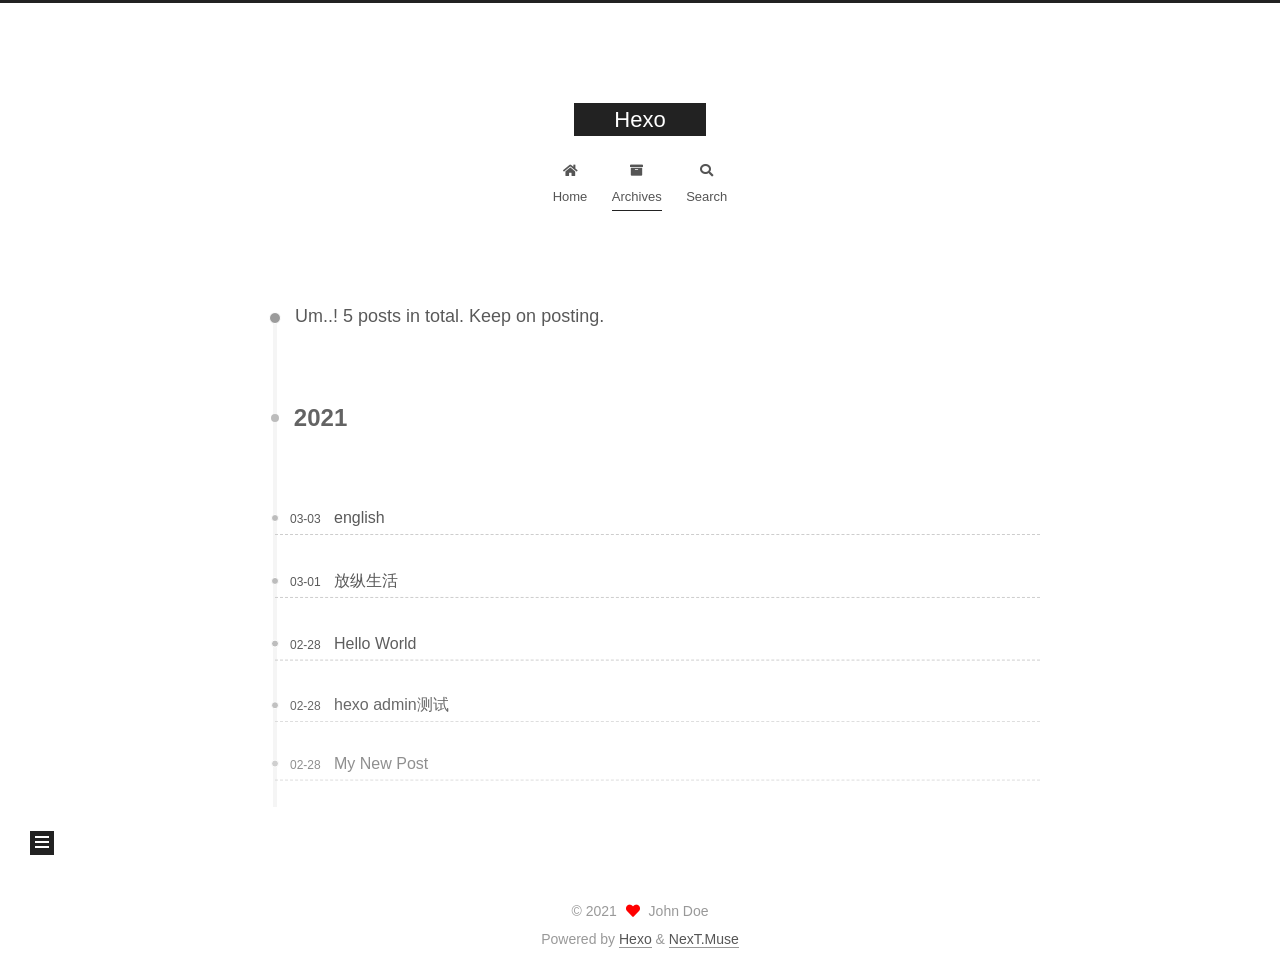
<file: archives/index.html>
<!DOCTYPE html>
<html lang="en">
<head>
  <meta charset="UTF-8">
<meta name="viewport" content="width=device-width, initial-scale=1, maximum-scale=2">
<meta name="theme-color" content="#222">
<meta name="generator" content="Hexo 5.4.0">
  <link rel="apple-touch-icon" sizes="180x180" href="/images/apple-touch-icon-next.png">
  <link rel="icon" type="image/png" sizes="32x32" href="/images/favicon-32x32-next.png">
  <link rel="icon" type="image/png" sizes="16x16" href="/images/favicon-16x16-next.png">
  <link rel="mask-icon" href="/images/logo.svg" color="#222">

<link rel="stylesheet" href="/css/main.css">


<link rel="stylesheet" href="/lib/font-awesome/css/all.min.css">

<script id="hexo-configurations">
    var NexT = window.NexT || {};
    var CONFIG = {"hostname":"example.com","root":"/","scheme":"Muse","version":"7.8.0","exturl":false,"sidebar":{"position":"left","display":"post","padding":18,"offset":12,"onmobile":false},"copycode":{"enable":false,"show_result":false,"style":null},"back2top":{"enable":true,"sidebar":false,"scrollpercent":false},"bookmark":{"enable":false,"color":"#222","save":"auto"},"fancybox":false,"mediumzoom":false,"lazyload":false,"pangu":false,"comments":{"style":"tabs","active":null,"storage":true,"lazyload":false,"nav":null},"algolia":{"hits":{"per_page":10},"labels":{"input_placeholder":"Search for Posts","hits_empty":"We didn't find any results for the search: ${query}","hits_stats":"${hits} results found in ${time} ms"}},"localsearch":{"enable":true,"trigger":"auto","top_n_per_article":1,"unescape":false,"preload":false},"motion":{"enable":true,"async":false,"transition":{"post_block":"fadeIn","post_header":"slideDownIn","post_body":"slideDownIn","coll_header":"slideLeftIn","sidebar":"slideUpIn"}},"path":"search.xml"};
  </script>

  <meta property="og:type" content="website">
<meta property="og:title" content="Hexo">
<meta property="og:url" content="http://example.com/archives/index.html">
<meta property="og:site_name" content="Hexo">
<meta property="og:locale" content="en_US">
<meta property="article:author" content="John Doe">
<meta name="twitter:card" content="summary">

<link rel="canonical" href="http://example.com/archives/">


<script id="page-configurations">
  // https://hexo.io/docs/variables.html
  CONFIG.page = {
    sidebar: "",
    isHome : false,
    isPost : false,
    lang   : 'en'
  };
</script>

  <title>Archive | Hexo</title>
  






  <noscript>
  <style>
  .use-motion .brand,
  .use-motion .menu-item,
  .sidebar-inner,
  .use-motion .post-block,
  .use-motion .pagination,
  .use-motion .comments,
  .use-motion .post-header,
  .use-motion .post-body,
  .use-motion .collection-header { opacity: initial; }

  .use-motion .site-title,
  .use-motion .site-subtitle {
    opacity: initial;
    top: initial;
  }

  .use-motion .logo-line-before i { left: initial; }
  .use-motion .logo-line-after i { right: initial; }
  </style>
</noscript>

</head>

<body itemscope itemtype="http://schema.org/WebPage">
  <div class="container use-motion">
    <div class="headband"></div>

    <header class="header" itemscope itemtype="http://schema.org/WPHeader">
      <div class="header-inner"><div class="site-brand-container">
  <div class="site-nav-toggle">
    <div class="toggle" aria-label="Toggle navigation bar">
      <span class="toggle-line toggle-line-first"></span>
      <span class="toggle-line toggle-line-middle"></span>
      <span class="toggle-line toggle-line-last"></span>
    </div>
  </div>

  <div class="site-meta">

    <a href="/" class="brand" rel="start">
      <span class="logo-line-before"><i></i></span>
      <h1 class="site-title">Hexo</h1>
      <span class="logo-line-after"><i></i></span>
    </a>
  </div>

  <div class="site-nav-right">
    <div class="toggle popup-trigger">
        <i class="fa fa-search fa-fw fa-lg"></i>
    </div>
  </div>
</div>




<nav class="site-nav">
  <ul id="menu" class="main-menu menu">
        <li class="menu-item menu-item-home">

    <a href="/" rel="section"><i class="fa fa-home fa-fw"></i>Home</a>

  </li>
        <li class="menu-item menu-item-archives">

    <a href="/archives/" rel="section"><i class="fa fa-archive fa-fw"></i>Archives</a>

  </li>
      <li class="menu-item menu-item-search">
        <a role="button" class="popup-trigger"><i class="fa fa-search fa-fw"></i>Search
        </a>
      </li>
  </ul>
</nav>



  <div class="search-pop-overlay">
    <div class="popup search-popup">
        <div class="search-header">
  <span class="search-icon">
    <i class="fa fa-search"></i>
  </span>
  <div class="search-input-container">
    <input autocomplete="off" autocapitalize="off"
           placeholder="Searching..." spellcheck="false"
           type="search" class="search-input">
  </div>
  <span class="popup-btn-close">
    <i class="fa fa-times-circle"></i>
  </span>
</div>
<div id="search-result">
  <div id="no-result">
    <i class="fa fa-spinner fa-pulse fa-5x fa-fw"></i>
  </div>
</div>

    </div>
  </div>

</div>
    </header>

    
  <div class="back-to-top">
    <i class="fa fa-arrow-up"></i>
    <span>0%</span>
  </div>


    <main class="main">
      <div class="main-inner">
        <div class="content-wrap">
          

          <div class="content archive">
            

  
  
  
  <div class="post-block">
    <div class="posts-collapse">
      <div class="collection-title">
        <span class="collection-header">Um..! 5 posts in total. Keep on posting.</span>
      </div>

      
    <div class="collection-year">
      <span class="collection-header">2021</span>
    </div>

  <article itemscope itemtype="http://schema.org/Article">
    <header class="post-header">

      <div class="post-meta">
        <time itemprop="dateCreated"
              datetime="2021-03-03T10:51:19+00:00"
              content="2021-03-03">
          03-03
        </time>
      </div>

      <div class="post-title">
          <a class="post-title-link" href="/2021/03/03/english/" itemprop="url">
            <span itemprop="name">english</span>
          </a>
      </div>

    </header>
  </article>

  <article itemscope itemtype="http://schema.org/Article">
    <header class="post-header">

      <div class="post-meta">
        <time itemprop="dateCreated"
              datetime="2021-03-01T11:40:30+00:00"
              content="2021-03-01">
          03-01
        </time>
      </div>

      <div class="post-title">
          <a class="post-title-link" href="/2021/03/01/%E6%94%BE%E7%BA%B5%E7%94%9F%E6%B4%BB/" itemprop="url">
            <span itemprop="name">放纵生活</span>
          </a>
      </div>

    </header>
  </article>

  <article itemscope itemtype="http://schema.org/Article">
    <header class="post-header">

      <div class="post-meta">
        <time itemprop="dateCreated"
              datetime="2021-02-28T08:08:00+00:00"
              content="2021-02-28">
          02-28
        </time>
      </div>

      <div class="post-title">
          <a class="post-title-link" href="/2021/02/28/hello-world/" itemprop="url">
            <span itemprop="name">Hello World</span>
          </a>
      </div>

    </header>
  </article>

  <article itemscope itemtype="http://schema.org/Article">
    <header class="post-header">

      <div class="post-meta">
        <time itemprop="dateCreated"
              datetime="2021-02-28T06:17:35+00:00"
              content="2021-02-28">
          02-28
        </time>
      </div>

      <div class="post-title">
          <a class="post-title-link" href="/2021/02/28/hexo-admin%E6%B5%8B%E8%AF%95-1/" itemprop="url">
            <span itemprop="name">hexo admin测试</span>
          </a>
      </div>

    </header>
  </article>

  <article itemscope itemtype="http://schema.org/Article">
    <header class="post-header">

      <div class="post-meta">
        <time itemprop="dateCreated"
              datetime="2021-02-28T05:52:58+00:00"
              content="2021-02-28">
          02-28
        </time>
      </div>

      <div class="post-title">
          <a class="post-title-link" href="/2021/02/28/My-New-Post/" itemprop="url">
            <span itemprop="name">My New Post</span>
          </a>
      </div>

    </header>
  </article>


    </div>
  </div>
  
  
  

  



          </div>
          

<script>
  window.addEventListener('tabs:register', () => {
    let { activeClass } = CONFIG.comments;
    if (CONFIG.comments.storage) {
      activeClass = localStorage.getItem('comments_active') || activeClass;
    }
    if (activeClass) {
      let activeTab = document.querySelector(`a[href="#comment-${activeClass}"]`);
      if (activeTab) {
        activeTab.click();
      }
    }
  });
  if (CONFIG.comments.storage) {
    window.addEventListener('tabs:click', event => {
      if (!event.target.matches('.tabs-comment .tab-content .tab-pane')) return;
      let commentClass = event.target.classList[1];
      localStorage.setItem('comments_active', commentClass);
    });
  }
</script>

        </div>
          
  
  <div class="toggle sidebar-toggle">
    <span class="toggle-line toggle-line-first"></span>
    <span class="toggle-line toggle-line-middle"></span>
    <span class="toggle-line toggle-line-last"></span>
  </div>

  <aside class="sidebar">
    <div class="sidebar-inner">

      <ul class="sidebar-nav motion-element">
        <li class="sidebar-nav-toc">
          Table of Contents
        </li>
        <li class="sidebar-nav-overview">
          Overview
        </li>
      </ul>

      <!--noindex-->
      <div class="post-toc-wrap sidebar-panel">
      </div>
      <!--/noindex-->

      <div class="site-overview-wrap sidebar-panel">
        <div class="site-author motion-element" itemprop="author" itemscope itemtype="http://schema.org/Person">
  <p class="site-author-name" itemprop="name">John Doe</p>
  <div class="site-description" itemprop="description"></div>
</div>
<div class="site-state-wrap motion-element">
  <nav class="site-state">
      <div class="site-state-item site-state-posts">
          <a href="/archives/">
        
          <span class="site-state-item-count">5</span>
          <span class="site-state-item-name">posts</span>
        </a>
      </div>
  </nav>
</div>



      </div>

    </div>
  </aside>
  <div id="sidebar-dimmer"></div>


      </div>
    </main>

    <footer class="footer">
      <div class="footer-inner">
        

        

<div class="copyright">
  
  &copy; 
  <span itemprop="copyrightYear">2021</span>
  <span class="with-love">
    <i class="fa fa-heart"></i>
  </span>
  <span class="author" itemprop="copyrightHolder">John Doe</span>
</div>
  <div class="powered-by">Powered by <a href="https://hexo.io/" class="theme-link" rel="noopener" target="_blank">Hexo</a> & <a href="https://muse.theme-next.org/" class="theme-link" rel="noopener" target="_blank">NexT.Muse</a>
  </div>

        








      </div>
    </footer>
  </div>

  
  <script src="/lib/anime.min.js"></script>
  <script src="/lib/velocity/velocity.min.js"></script>
  <script src="/lib/velocity/velocity.ui.min.js"></script>

<script src="/js/utils.js"></script>

<script src="/js/motion.js"></script>


<script src="/js/schemes/muse.js"></script>


<script src="/js/next-boot.js"></script>




  




  
<script src="/js/local-search.js"></script>













  

  

</body>
</html>
</file>
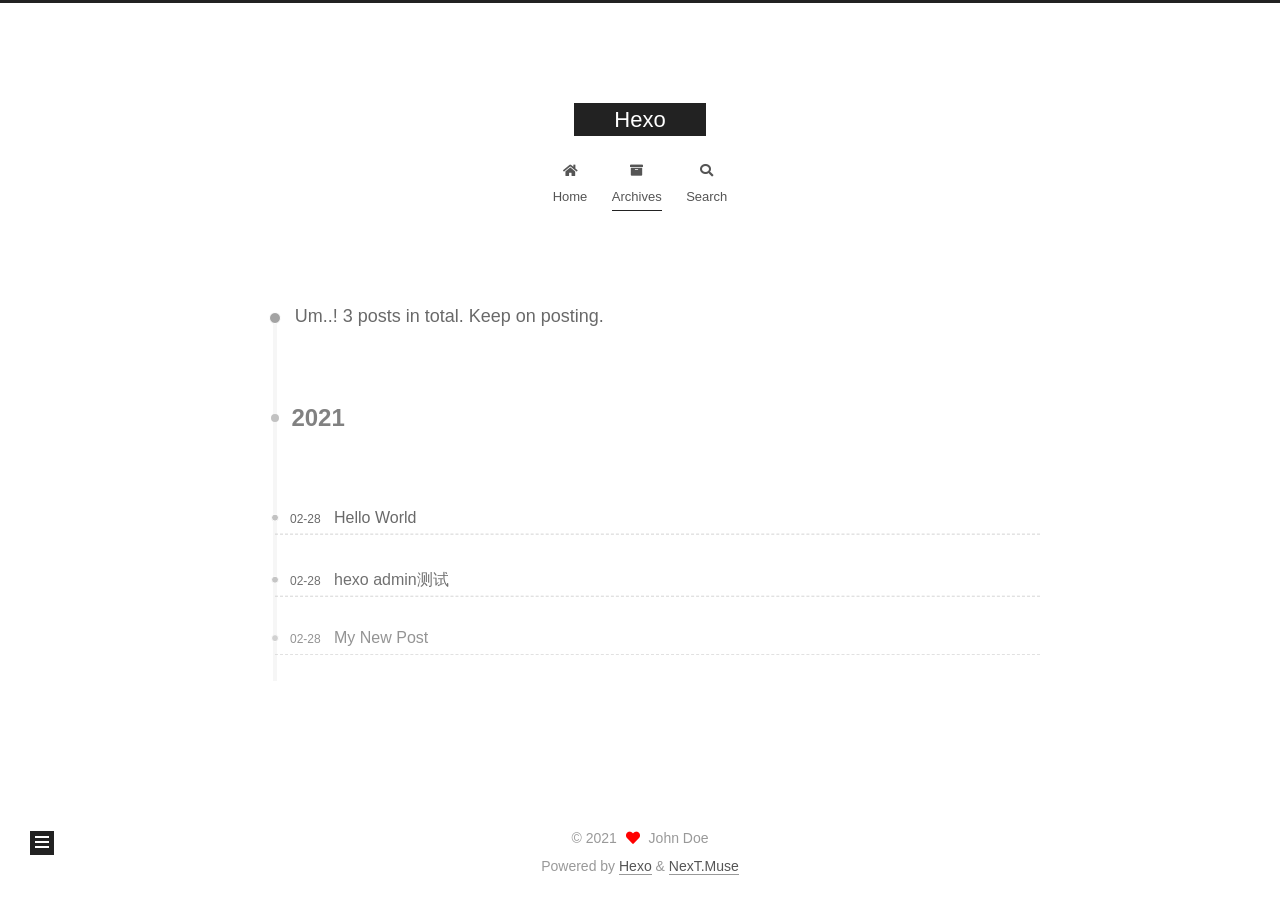
<file: archives/2021/index.html>
<!DOCTYPE html>
<html lang="en">
<head>
  <meta charset="UTF-8">
<meta name="viewport" content="width=device-width, initial-scale=1, maximum-scale=2">
<meta name="theme-color" content="#222">
<meta name="generator" content="Hexo 5.4.0">
  <link rel="apple-touch-icon" sizes="180x180" href="/images/apple-touch-icon-next.png">
  <link rel="icon" type="image/png" sizes="32x32" href="/images/favicon-32x32-next.png">
  <link rel="icon" type="image/png" sizes="16x16" href="/images/favicon-16x16-next.png">
  <link rel="mask-icon" href="/images/logo.svg" color="#222">

<link rel="stylesheet" href="/css/main.css">


<link rel="stylesheet" href="/lib/font-awesome/css/all.min.css">

<script id="hexo-configurations">
    var NexT = window.NexT || {};
    var CONFIG = {"hostname":"example.com","root":"/","scheme":"Muse","version":"7.8.0","exturl":false,"sidebar":{"position":"left","display":"post","padding":18,"offset":12,"onmobile":false},"copycode":{"enable":false,"show_result":false,"style":null},"back2top":{"enable":true,"sidebar":false,"scrollpercent":false},"bookmark":{"enable":false,"color":"#222","save":"auto"},"fancybox":false,"mediumzoom":false,"lazyload":false,"pangu":false,"comments":{"style":"tabs","active":null,"storage":true,"lazyload":false,"nav":null},"algolia":{"hits":{"per_page":10},"labels":{"input_placeholder":"Search for Posts","hits_empty":"We didn't find any results for the search: ${query}","hits_stats":"${hits} results found in ${time} ms"}},"localsearch":{"enable":true,"trigger":"auto","top_n_per_article":1,"unescape":false,"preload":false},"motion":{"enable":true,"async":false,"transition":{"post_block":"fadeIn","post_header":"slideDownIn","post_body":"slideDownIn","coll_header":"slideLeftIn","sidebar":"slideUpIn"}},"path":"search.xml"};
  </script>

  <meta property="og:type" content="website">
<meta property="og:title" content="Hexo">
<meta property="og:url" content="http://example.com/archives/2021/index.html">
<meta property="og:site_name" content="Hexo">
<meta property="og:locale" content="en_US">
<meta property="article:author" content="John Doe">
<meta name="twitter:card" content="summary">

<link rel="canonical" href="http://example.com/archives/2021/">


<script id="page-configurations">
  // https://hexo.io/docs/variables.html
  CONFIG.page = {
    sidebar: "",
    isHome : false,
    isPost : false,
    lang   : 'en'
  };
</script>

  <title>Archive | Hexo</title>
  






  <noscript>
  <style>
  .use-motion .brand,
  .use-motion .menu-item,
  .sidebar-inner,
  .use-motion .post-block,
  .use-motion .pagination,
  .use-motion .comments,
  .use-motion .post-header,
  .use-motion .post-body,
  .use-motion .collection-header { opacity: initial; }

  .use-motion .site-title,
  .use-motion .site-subtitle {
    opacity: initial;
    top: initial;
  }

  .use-motion .logo-line-before i { left: initial; }
  .use-motion .logo-line-after i { right: initial; }
  </style>
</noscript>

</head>

<body itemscope itemtype="http://schema.org/WebPage">
  <div class="container use-motion">
    <div class="headband"></div>

    <header class="header" itemscope itemtype="http://schema.org/WPHeader">
      <div class="header-inner"><div class="site-brand-container">
  <div class="site-nav-toggle">
    <div class="toggle" aria-label="Toggle navigation bar">
      <span class="toggle-line toggle-line-first"></span>
      <span class="toggle-line toggle-line-middle"></span>
      <span class="toggle-line toggle-line-last"></span>
    </div>
  </div>

  <div class="site-meta">

    <a href="/" class="brand" rel="start">
      <span class="logo-line-before"><i></i></span>
      <h1 class="site-title">Hexo</h1>
      <span class="logo-line-after"><i></i></span>
    </a>
  </div>

  <div class="site-nav-right">
    <div class="toggle popup-trigger">
        <i class="fa fa-search fa-fw fa-lg"></i>
    </div>
  </div>
</div>




<nav class="site-nav">
  <ul id="menu" class="main-menu menu">
        <li class="menu-item menu-item-home">

    <a href="/" rel="section"><i class="fa fa-home fa-fw"></i>Home</a>

  </li>
        <li class="menu-item menu-item-archives">

    <a href="/archives/" rel="section"><i class="fa fa-archive fa-fw"></i>Archives</a>

  </li>
      <li class="menu-item menu-item-search">
        <a role="button" class="popup-trigger"><i class="fa fa-search fa-fw"></i>Search
        </a>
      </li>
  </ul>
</nav>



  <div class="search-pop-overlay">
    <div class="popup search-popup">
        <div class="search-header">
  <span class="search-icon">
    <i class="fa fa-search"></i>
  </span>
  <div class="search-input-container">
    <input autocomplete="off" autocapitalize="off"
           placeholder="Searching..." spellcheck="false"
           type="search" class="search-input">
  </div>
  <span class="popup-btn-close">
    <i class="fa fa-times-circle"></i>
  </span>
</div>
<div id="search-result">
  <div id="no-result">
    <i class="fa fa-spinner fa-pulse fa-5x fa-fw"></i>
  </div>
</div>

    </div>
  </div>

</div>
    </header>

    
  <div class="back-to-top">
    <i class="fa fa-arrow-up"></i>
    <span>0%</span>
  </div>


    <main class="main">
      <div class="main-inner">
        <div class="content-wrap">
          

          <div class="content archive">
            

  
  
  
  <div class="post-block">
    <div class="posts-collapse">
      <div class="collection-title">
        <span class="collection-header">Um..! 3 posts in total. Keep on posting.</span>
      </div>

      
    <div class="collection-year">
      <span class="collection-header">2021</span>
    </div>

  <article itemscope itemtype="http://schema.org/Article">
    <header class="post-header">

      <div class="post-meta">
        <time itemprop="dateCreated"
              datetime="2021-02-28T08:08:00+00:00"
              content="2021-02-28">
          02-28
        </time>
      </div>

      <div class="post-title">
          <a class="post-title-link" href="/2021/02/28/hello-world/" itemprop="url">
            <span itemprop="name">Hello World</span>
          </a>
      </div>

    </header>
  </article>

  <article itemscope itemtype="http://schema.org/Article">
    <header class="post-header">

      <div class="post-meta">
        <time itemprop="dateCreated"
              datetime="2021-02-28T06:17:35+00:00"
              content="2021-02-28">
          02-28
        </time>
      </div>

      <div class="post-title">
          <a class="post-title-link" href="/2021/02/28/hexo-admin%E6%B5%8B%E8%AF%95-1/" itemprop="url">
            <span itemprop="name">hexo admin测试</span>
          </a>
      </div>

    </header>
  </article>

  <article itemscope itemtype="http://schema.org/Article">
    <header class="post-header">

      <div class="post-meta">
        <time itemprop="dateCreated"
              datetime="2021-02-28T05:52:58+00:00"
              content="2021-02-28">
          02-28
        </time>
      </div>

      <div class="post-title">
          <a class="post-title-link" href="/2021/02/28/My-New-Post/" itemprop="url">
            <span itemprop="name">My New Post</span>
          </a>
      </div>

    </header>
  </article>


    </div>
  </div>
  
  
  

  



          </div>
          

<script>
  window.addEventListener('tabs:register', () => {
    let { activeClass } = CONFIG.comments;
    if (CONFIG.comments.storage) {
      activeClass = localStorage.getItem('comments_active') || activeClass;
    }
    if (activeClass) {
      let activeTab = document.querySelector(`a[href="#comment-${activeClass}"]`);
      if (activeTab) {
        activeTab.click();
      }
    }
  });
  if (CONFIG.comments.storage) {
    window.addEventListener('tabs:click', event => {
      if (!event.target.matches('.tabs-comment .tab-content .tab-pane')) return;
      let commentClass = event.target.classList[1];
      localStorage.setItem('comments_active', commentClass);
    });
  }
</script>

        </div>
          
  
  <div class="toggle sidebar-toggle">
    <span class="toggle-line toggle-line-first"></span>
    <span class="toggle-line toggle-line-middle"></span>
    <span class="toggle-line toggle-line-last"></span>
  </div>

  <aside class="sidebar">
    <div class="sidebar-inner">

      <ul class="sidebar-nav motion-element">
        <li class="sidebar-nav-toc">
          Table of Contents
        </li>
        <li class="sidebar-nav-overview">
          Overview
        </li>
      </ul>

      <!--noindex-->
      <div class="post-toc-wrap sidebar-panel">
      </div>
      <!--/noindex-->

      <div class="site-overview-wrap sidebar-panel">
        <div class="site-author motion-element" itemprop="author" itemscope itemtype="http://schema.org/Person">
  <p class="site-author-name" itemprop="name">John Doe</p>
  <div class="site-description" itemprop="description"></div>
</div>
<div class="site-state-wrap motion-element">
  <nav class="site-state">
      <div class="site-state-item site-state-posts">
          <a href="/archives/">
        
          <span class="site-state-item-count">3</span>
          <span class="site-state-item-name">posts</span>
        </a>
      </div>
  </nav>
</div>



      </div>

    </div>
  </aside>
  <div id="sidebar-dimmer"></div>


      </div>
    </main>

    <footer class="footer">
      <div class="footer-inner">
        

        

<div class="copyright">
  
  &copy; 
  <span itemprop="copyrightYear">2021</span>
  <span class="with-love">
    <i class="fa fa-heart"></i>
  </span>
  <span class="author" itemprop="copyrightHolder">John Doe</span>
</div>
  <div class="powered-by">Powered by <a href="https://hexo.io/" class="theme-link" rel="noopener" target="_blank">Hexo</a> & <a href="https://muse.theme-next.org/" class="theme-link" rel="noopener" target="_blank">NexT.Muse</a>
  </div>

        








      </div>
    </footer>
  </div>

  
  <script src="/lib/anime.min.js"></script>
  <script src="/lib/velocity/velocity.min.js"></script>
  <script src="/lib/velocity/velocity.ui.min.js"></script>

<script src="/js/utils.js"></script>

<script src="/js/motion.js"></script>


<script src="/js/schemes/muse.js"></script>


<script src="/js/next-boot.js"></script>




  




  
<script src="/js/local-search.js"></script>













  

  

</body>
</html>
</file>
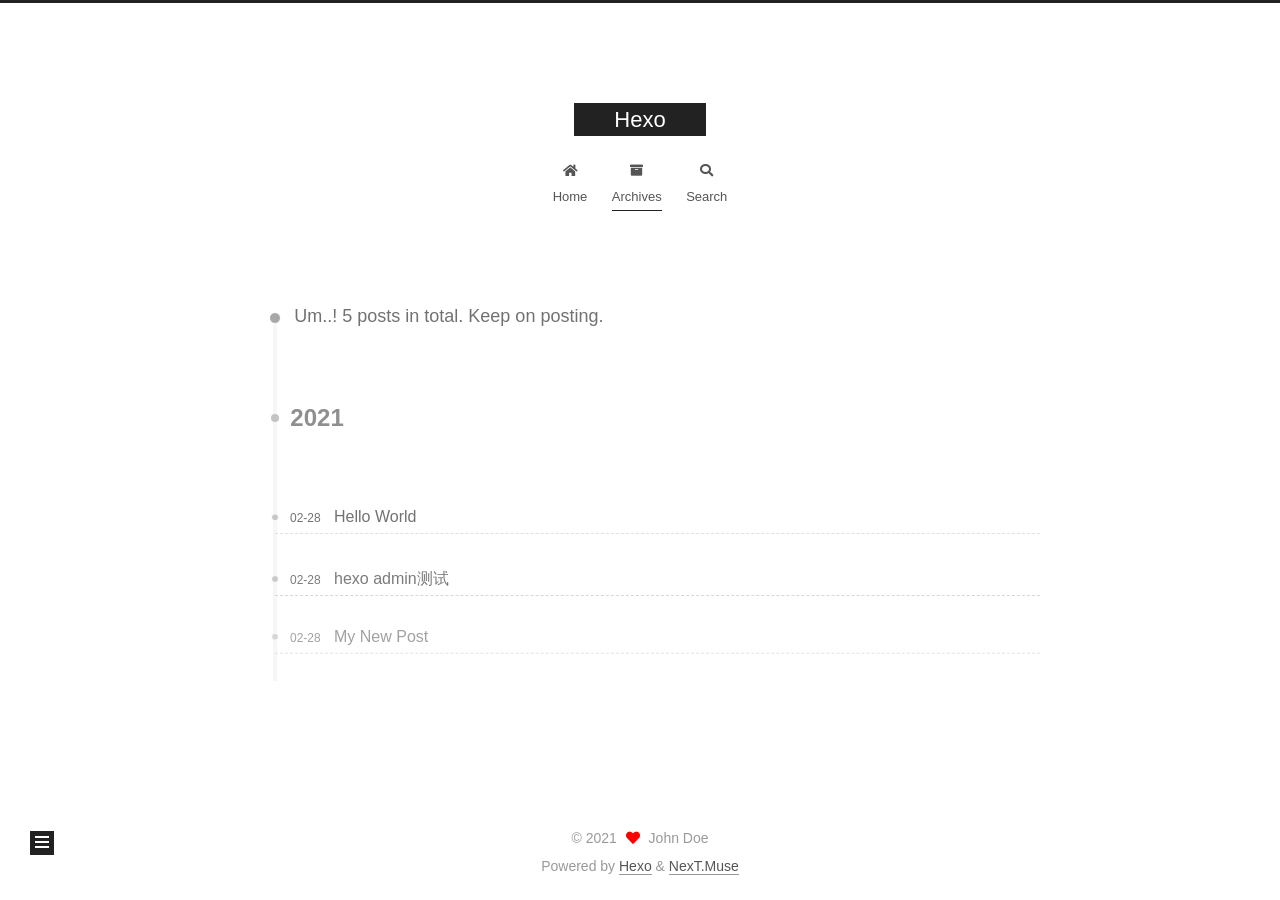
<file: archives/2021/02/index.html>
<!DOCTYPE html>
<html lang="en">
<head>
  <meta charset="UTF-8">
<meta name="viewport" content="width=device-width, initial-scale=1, maximum-scale=2">
<meta name="theme-color" content="#222">
<meta name="generator" content="Hexo 5.4.0">
  <link rel="apple-touch-icon" sizes="180x180" href="/images/apple-touch-icon-next.png">
  <link rel="icon" type="image/png" sizes="32x32" href="/images/favicon-32x32-next.png">
  <link rel="icon" type="image/png" sizes="16x16" href="/images/favicon-16x16-next.png">
  <link rel="mask-icon" href="/images/logo.svg" color="#222">

<link rel="stylesheet" href="/css/main.css">


<link rel="stylesheet" href="/lib/font-awesome/css/all.min.css">

<script id="hexo-configurations">
    var NexT = window.NexT || {};
    var CONFIG = {"hostname":"example.com","root":"/","scheme":"Muse","version":"7.8.0","exturl":false,"sidebar":{"position":"left","display":"post","padding":18,"offset":12,"onmobile":false},"copycode":{"enable":false,"show_result":false,"style":null},"back2top":{"enable":true,"sidebar":false,"scrollpercent":false},"bookmark":{"enable":false,"color":"#222","save":"auto"},"fancybox":false,"mediumzoom":false,"lazyload":false,"pangu":false,"comments":{"style":"tabs","active":null,"storage":true,"lazyload":false,"nav":null},"algolia":{"hits":{"per_page":10},"labels":{"input_placeholder":"Search for Posts","hits_empty":"We didn't find any results for the search: ${query}","hits_stats":"${hits} results found in ${time} ms"}},"localsearch":{"enable":true,"trigger":"auto","top_n_per_article":1,"unescape":false,"preload":false},"motion":{"enable":true,"async":false,"transition":{"post_block":"fadeIn","post_header":"slideDownIn","post_body":"slideDownIn","coll_header":"slideLeftIn","sidebar":"slideUpIn"}},"path":"search.xml"};
  </script>

  <meta property="og:type" content="website">
<meta property="og:title" content="Hexo">
<meta property="og:url" content="http://example.com/archives/2021/02/index.html">
<meta property="og:site_name" content="Hexo">
<meta property="og:locale" content="en_US">
<meta property="article:author" content="John Doe">
<meta name="twitter:card" content="summary">

<link rel="canonical" href="http://example.com/archives/2021/02/">


<script id="page-configurations">
  // https://hexo.io/docs/variables.html
  CONFIG.page = {
    sidebar: "",
    isHome : false,
    isPost : false,
    lang   : 'en'
  };
</script>

  <title>Archive | Hexo</title>
  






  <noscript>
  <style>
  .use-motion .brand,
  .use-motion .menu-item,
  .sidebar-inner,
  .use-motion .post-block,
  .use-motion .pagination,
  .use-motion .comments,
  .use-motion .post-header,
  .use-motion .post-body,
  .use-motion .collection-header { opacity: initial; }

  .use-motion .site-title,
  .use-motion .site-subtitle {
    opacity: initial;
    top: initial;
  }

  .use-motion .logo-line-before i { left: initial; }
  .use-motion .logo-line-after i { right: initial; }
  </style>
</noscript>

</head>

<body itemscope itemtype="http://schema.org/WebPage">
  <div class="container use-motion">
    <div class="headband"></div>

    <header class="header" itemscope itemtype="http://schema.org/WPHeader">
      <div class="header-inner"><div class="site-brand-container">
  <div class="site-nav-toggle">
    <div class="toggle" aria-label="Toggle navigation bar">
      <span class="toggle-line toggle-line-first"></span>
      <span class="toggle-line toggle-line-middle"></span>
      <span class="toggle-line toggle-line-last"></span>
    </div>
  </div>

  <div class="site-meta">

    <a href="/" class="brand" rel="start">
      <span class="logo-line-before"><i></i></span>
      <h1 class="site-title">Hexo</h1>
      <span class="logo-line-after"><i></i></span>
    </a>
  </div>

  <div class="site-nav-right">
    <div class="toggle popup-trigger">
        <i class="fa fa-search fa-fw fa-lg"></i>
    </div>
  </div>
</div>




<nav class="site-nav">
  <ul id="menu" class="main-menu menu">
        <li class="menu-item menu-item-home">

    <a href="/" rel="section"><i class="fa fa-home fa-fw"></i>Home</a>

  </li>
        <li class="menu-item menu-item-archives">

    <a href="/archives/" rel="section"><i class="fa fa-archive fa-fw"></i>Archives</a>

  </li>
      <li class="menu-item menu-item-search">
        <a role="button" class="popup-trigger"><i class="fa fa-search fa-fw"></i>Search
        </a>
      </li>
  </ul>
</nav>



  <div class="search-pop-overlay">
    <div class="popup search-popup">
        <div class="search-header">
  <span class="search-icon">
    <i class="fa fa-search"></i>
  </span>
  <div class="search-input-container">
    <input autocomplete="off" autocapitalize="off"
           placeholder="Searching..." spellcheck="false"
           type="search" class="search-input">
  </div>
  <span class="popup-btn-close">
    <i class="fa fa-times-circle"></i>
  </span>
</div>
<div id="search-result">
  <div id="no-result">
    <i class="fa fa-spinner fa-pulse fa-5x fa-fw"></i>
  </div>
</div>

    </div>
  </div>

</div>
    </header>

    
  <div class="back-to-top">
    <i class="fa fa-arrow-up"></i>
    <span>0%</span>
  </div>


    <main class="main">
      <div class="main-inner">
        <div class="content-wrap">
          

          <div class="content archive">
            

  
  
  
  <div class="post-block">
    <div class="posts-collapse">
      <div class="collection-title">
        <span class="collection-header">Um..! 5 posts in total. Keep on posting.</span>
      </div>

      
    <div class="collection-year">
      <span class="collection-header">2021</span>
    </div>

  <article itemscope itemtype="http://schema.org/Article">
    <header class="post-header">

      <div class="post-meta">
        <time itemprop="dateCreated"
              datetime="2021-02-28T08:08:00+00:00"
              content="2021-02-28">
          02-28
        </time>
      </div>

      <div class="post-title">
          <a class="post-title-link" href="/2021/02/28/hello-world/" itemprop="url">
            <span itemprop="name">Hello World</span>
          </a>
      </div>

    </header>
  </article>

  <article itemscope itemtype="http://schema.org/Article">
    <header class="post-header">

      <div class="post-meta">
        <time itemprop="dateCreated"
              datetime="2021-02-28T06:17:35+00:00"
              content="2021-02-28">
          02-28
        </time>
      </div>

      <div class="post-title">
          <a class="post-title-link" href="/2021/02/28/hexo-admin%E6%B5%8B%E8%AF%95-1/" itemprop="url">
            <span itemprop="name">hexo admin测试</span>
          </a>
      </div>

    </header>
  </article>

  <article itemscope itemtype="http://schema.org/Article">
    <header class="post-header">

      <div class="post-meta">
        <time itemprop="dateCreated"
              datetime="2021-02-28T05:52:58+00:00"
              content="2021-02-28">
          02-28
        </time>
      </div>

      <div class="post-title">
          <a class="post-title-link" href="/2021/02/28/My-New-Post/" itemprop="url">
            <span itemprop="name">My New Post</span>
          </a>
      </div>

    </header>
  </article>


    </div>
  </div>
  
  
  

  



          </div>
          

<script>
  window.addEventListener('tabs:register', () => {
    let { activeClass } = CONFIG.comments;
    if (CONFIG.comments.storage) {
      activeClass = localStorage.getItem('comments_active') || activeClass;
    }
    if (activeClass) {
      let activeTab = document.querySelector(`a[href="#comment-${activeClass}"]`);
      if (activeTab) {
        activeTab.click();
      }
    }
  });
  if (CONFIG.comments.storage) {
    window.addEventListener('tabs:click', event => {
      if (!event.target.matches('.tabs-comment .tab-content .tab-pane')) return;
      let commentClass = event.target.classList[1];
      localStorage.setItem('comments_active', commentClass);
    });
  }
</script>

        </div>
          
  
  <div class="toggle sidebar-toggle">
    <span class="toggle-line toggle-line-first"></span>
    <span class="toggle-line toggle-line-middle"></span>
    <span class="toggle-line toggle-line-last"></span>
  </div>

  <aside class="sidebar">
    <div class="sidebar-inner">

      <ul class="sidebar-nav motion-element">
        <li class="sidebar-nav-toc">
          Table of Contents
        </li>
        <li class="sidebar-nav-overview">
          Overview
        </li>
      </ul>

      <!--noindex-->
      <div class="post-toc-wrap sidebar-panel">
      </div>
      <!--/noindex-->

      <div class="site-overview-wrap sidebar-panel">
        <div class="site-author motion-element" itemprop="author" itemscope itemtype="http://schema.org/Person">
  <p class="site-author-name" itemprop="name">John Doe</p>
  <div class="site-description" itemprop="description"></div>
</div>
<div class="site-state-wrap motion-element">
  <nav class="site-state">
      <div class="site-state-item site-state-posts">
          <a href="/archives/">
        
          <span class="site-state-item-count">5</span>
          <span class="site-state-item-name">posts</span>
        </a>
      </div>
  </nav>
</div>



      </div>

    </div>
  </aside>
  <div id="sidebar-dimmer"></div>


      </div>
    </main>

    <footer class="footer">
      <div class="footer-inner">
        

        

<div class="copyright">
  
  &copy; 
  <span itemprop="copyrightYear">2021</span>
  <span class="with-love">
    <i class="fa fa-heart"></i>
  </span>
  <span class="author" itemprop="copyrightHolder">John Doe</span>
</div>
  <div class="powered-by">Powered by <a href="https://hexo.io/" class="theme-link" rel="noopener" target="_blank">Hexo</a> & <a href="https://muse.theme-next.org/" class="theme-link" rel="noopener" target="_blank">NexT.Muse</a>
  </div>

        








      </div>
    </footer>
  </div>

  
  <script src="/lib/anime.min.js"></script>
  <script src="/lib/velocity/velocity.min.js"></script>
  <script src="/lib/velocity/velocity.ui.min.js"></script>

<script src="/js/utils.js"></script>

<script src="/js/motion.js"></script>


<script src="/js/schemes/muse.js"></script>


<script src="/js/next-boot.js"></script>




  




  
<script src="/js/local-search.js"></script>













  

  

</body>
</html>
</file>
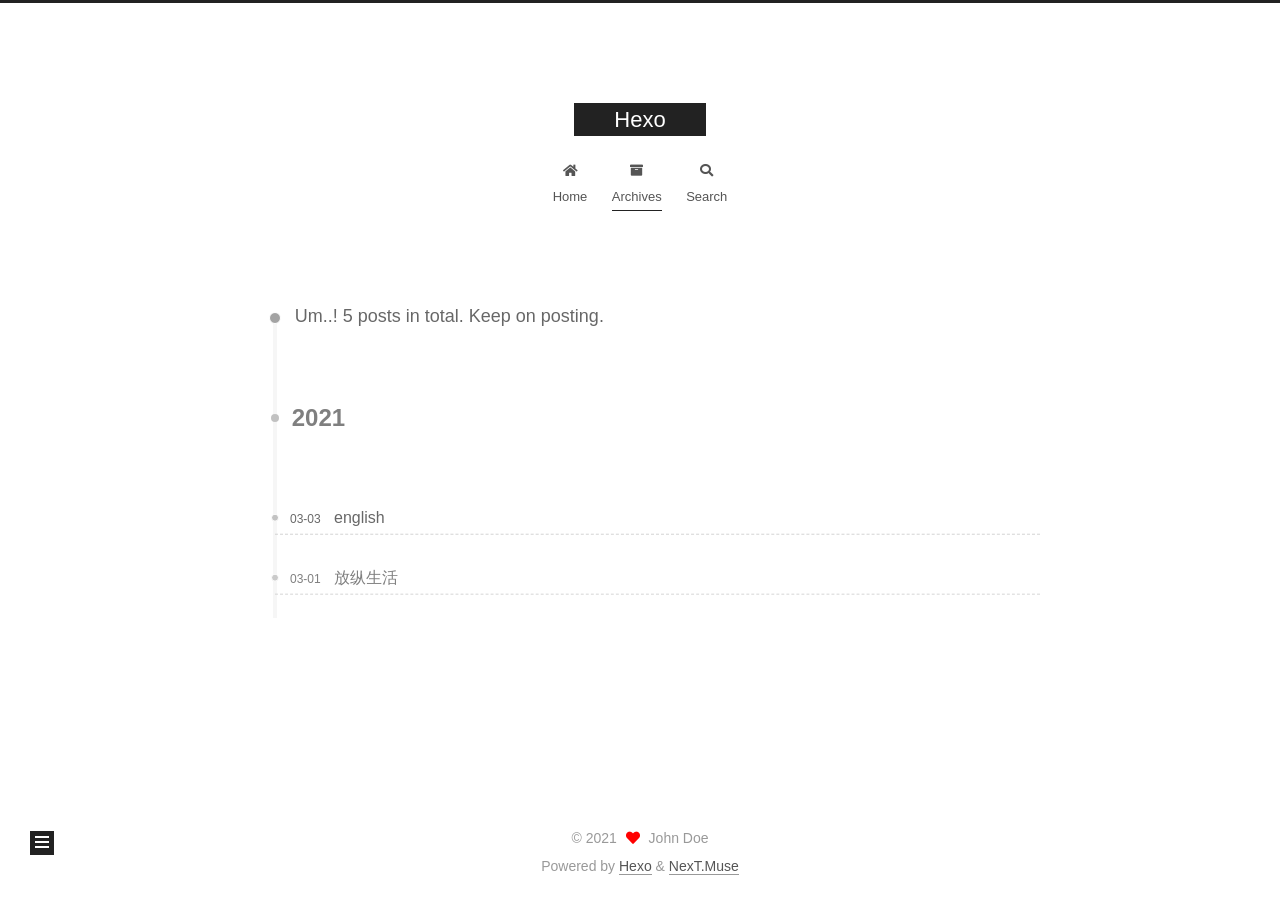
<file: archives/2021/03/index.html>
<!DOCTYPE html>
<html lang="en">
<head>
  <meta charset="UTF-8">
<meta name="viewport" content="width=device-width, initial-scale=1, maximum-scale=2">
<meta name="theme-color" content="#222">
<meta name="generator" content="Hexo 5.4.0">
  <link rel="apple-touch-icon" sizes="180x180" href="/images/apple-touch-icon-next.png">
  <link rel="icon" type="image/png" sizes="32x32" href="/images/favicon-32x32-next.png">
  <link rel="icon" type="image/png" sizes="16x16" href="/images/favicon-16x16-next.png">
  <link rel="mask-icon" href="/images/logo.svg" color="#222">

<link rel="stylesheet" href="/css/main.css">


<link rel="stylesheet" href="/lib/font-awesome/css/all.min.css">

<script id="hexo-configurations">
    var NexT = window.NexT || {};
    var CONFIG = {"hostname":"example.com","root":"/","scheme":"Muse","version":"7.8.0","exturl":false,"sidebar":{"position":"left","display":"post","padding":18,"offset":12,"onmobile":false},"copycode":{"enable":false,"show_result":false,"style":null},"back2top":{"enable":true,"sidebar":false,"scrollpercent":false},"bookmark":{"enable":false,"color":"#222","save":"auto"},"fancybox":false,"mediumzoom":false,"lazyload":false,"pangu":false,"comments":{"style":"tabs","active":null,"storage":true,"lazyload":false,"nav":null},"algolia":{"hits":{"per_page":10},"labels":{"input_placeholder":"Search for Posts","hits_empty":"We didn't find any results for the search: ${query}","hits_stats":"${hits} results found in ${time} ms"}},"localsearch":{"enable":true,"trigger":"auto","top_n_per_article":1,"unescape":false,"preload":false},"motion":{"enable":true,"async":false,"transition":{"post_block":"fadeIn","post_header":"slideDownIn","post_body":"slideDownIn","coll_header":"slideLeftIn","sidebar":"slideUpIn"}},"path":"search.xml"};
  </script>

  <meta property="og:type" content="website">
<meta property="og:title" content="Hexo">
<meta property="og:url" content="http://example.com/archives/2021/03/index.html">
<meta property="og:site_name" content="Hexo">
<meta property="og:locale" content="en_US">
<meta property="article:author" content="John Doe">
<meta name="twitter:card" content="summary">

<link rel="canonical" href="http://example.com/archives/2021/03/">


<script id="page-configurations">
  // https://hexo.io/docs/variables.html
  CONFIG.page = {
    sidebar: "",
    isHome : false,
    isPost : false,
    lang   : 'en'
  };
</script>

  <title>Archive | Hexo</title>
  






  <noscript>
  <style>
  .use-motion .brand,
  .use-motion .menu-item,
  .sidebar-inner,
  .use-motion .post-block,
  .use-motion .pagination,
  .use-motion .comments,
  .use-motion .post-header,
  .use-motion .post-body,
  .use-motion .collection-header { opacity: initial; }

  .use-motion .site-title,
  .use-motion .site-subtitle {
    opacity: initial;
    top: initial;
  }

  .use-motion .logo-line-before i { left: initial; }
  .use-motion .logo-line-after i { right: initial; }
  </style>
</noscript>

</head>

<body itemscope itemtype="http://schema.org/WebPage">
  <div class="container use-motion">
    <div class="headband"></div>

    <header class="header" itemscope itemtype="http://schema.org/WPHeader">
      <div class="header-inner"><div class="site-brand-container">
  <div class="site-nav-toggle">
    <div class="toggle" aria-label="Toggle navigation bar">
      <span class="toggle-line toggle-line-first"></span>
      <span class="toggle-line toggle-line-middle"></span>
      <span class="toggle-line toggle-line-last"></span>
    </div>
  </div>

  <div class="site-meta">

    <a href="/" class="brand" rel="start">
      <span class="logo-line-before"><i></i></span>
      <h1 class="site-title">Hexo</h1>
      <span class="logo-line-after"><i></i></span>
    </a>
  </div>

  <div class="site-nav-right">
    <div class="toggle popup-trigger">
        <i class="fa fa-search fa-fw fa-lg"></i>
    </div>
  </div>
</div>




<nav class="site-nav">
  <ul id="menu" class="main-menu menu">
        <li class="menu-item menu-item-home">

    <a href="/" rel="section"><i class="fa fa-home fa-fw"></i>Home</a>

  </li>
        <li class="menu-item menu-item-archives">

    <a href="/archives/" rel="section"><i class="fa fa-archive fa-fw"></i>Archives</a>

  </li>
      <li class="menu-item menu-item-search">
        <a role="button" class="popup-trigger"><i class="fa fa-search fa-fw"></i>Search
        </a>
      </li>
  </ul>
</nav>



  <div class="search-pop-overlay">
    <div class="popup search-popup">
        <div class="search-header">
  <span class="search-icon">
    <i class="fa fa-search"></i>
  </span>
  <div class="search-input-container">
    <input autocomplete="off" autocapitalize="off"
           placeholder="Searching..." spellcheck="false"
           type="search" class="search-input">
  </div>
  <span class="popup-btn-close">
    <i class="fa fa-times-circle"></i>
  </span>
</div>
<div id="search-result">
  <div id="no-result">
    <i class="fa fa-spinner fa-pulse fa-5x fa-fw"></i>
  </div>
</div>

    </div>
  </div>

</div>
    </header>

    
  <div class="back-to-top">
    <i class="fa fa-arrow-up"></i>
    <span>0%</span>
  </div>


    <main class="main">
      <div class="main-inner">
        <div class="content-wrap">
          

          <div class="content archive">
            

  
  
  
  <div class="post-block">
    <div class="posts-collapse">
      <div class="collection-title">
        <span class="collection-header">Um..! 5 posts in total. Keep on posting.</span>
      </div>

      
    <div class="collection-year">
      <span class="collection-header">2021</span>
    </div>

  <article itemscope itemtype="http://schema.org/Article">
    <header class="post-header">

      <div class="post-meta">
        <time itemprop="dateCreated"
              datetime="2021-03-03T10:51:19+00:00"
              content="2021-03-03">
          03-03
        </time>
      </div>

      <div class="post-title">
          <a class="post-title-link" href="/2021/03/03/english/" itemprop="url">
            <span itemprop="name">english</span>
          </a>
      </div>

    </header>
  </article>

  <article itemscope itemtype="http://schema.org/Article">
    <header class="post-header">

      <div class="post-meta">
        <time itemprop="dateCreated"
              datetime="2021-03-01T11:40:30+00:00"
              content="2021-03-01">
          03-01
        </time>
      </div>

      <div class="post-title">
          <a class="post-title-link" href="/2021/03/01/%E6%94%BE%E7%BA%B5%E7%94%9F%E6%B4%BB/" itemprop="url">
            <span itemprop="name">放纵生活</span>
          </a>
      </div>

    </header>
  </article>


    </div>
  </div>
  
  
  

  



          </div>
          

<script>
  window.addEventListener('tabs:register', () => {
    let { activeClass } = CONFIG.comments;
    if (CONFIG.comments.storage) {
      activeClass = localStorage.getItem('comments_active') || activeClass;
    }
    if (activeClass) {
      let activeTab = document.querySelector(`a[href="#comment-${activeClass}"]`);
      if (activeTab) {
        activeTab.click();
      }
    }
  });
  if (CONFIG.comments.storage) {
    window.addEventListener('tabs:click', event => {
      if (!event.target.matches('.tabs-comment .tab-content .tab-pane')) return;
      let commentClass = event.target.classList[1];
      localStorage.setItem('comments_active', commentClass);
    });
  }
</script>

        </div>
          
  
  <div class="toggle sidebar-toggle">
    <span class="toggle-line toggle-line-first"></span>
    <span class="toggle-line toggle-line-middle"></span>
    <span class="toggle-line toggle-line-last"></span>
  </div>

  <aside class="sidebar">
    <div class="sidebar-inner">

      <ul class="sidebar-nav motion-element">
        <li class="sidebar-nav-toc">
          Table of Contents
        </li>
        <li class="sidebar-nav-overview">
          Overview
        </li>
      </ul>

      <!--noindex-->
      <div class="post-toc-wrap sidebar-panel">
      </div>
      <!--/noindex-->

      <div class="site-overview-wrap sidebar-panel">
        <div class="site-author motion-element" itemprop="author" itemscope itemtype="http://schema.org/Person">
  <p class="site-author-name" itemprop="name">John Doe</p>
  <div class="site-description" itemprop="description"></div>
</div>
<div class="site-state-wrap motion-element">
  <nav class="site-state">
      <div class="site-state-item site-state-posts">
          <a href="/archives/">
        
          <span class="site-state-item-count">5</span>
          <span class="site-state-item-name">posts</span>
        </a>
      </div>
  </nav>
</div>



      </div>

    </div>
  </aside>
  <div id="sidebar-dimmer"></div>


      </div>
    </main>

    <footer class="footer">
      <div class="footer-inner">
        

        

<div class="copyright">
  
  &copy; 
  <span itemprop="copyrightYear">2021</span>
  <span class="with-love">
    <i class="fa fa-heart"></i>
  </span>
  <span class="author" itemprop="copyrightHolder">John Doe</span>
</div>
  <div class="powered-by">Powered by <a href="https://hexo.io/" class="theme-link" rel="noopener" target="_blank">Hexo</a> & <a href="https://muse.theme-next.org/" class="theme-link" rel="noopener" target="_blank">NexT.Muse</a>
  </div>

        








      </div>
    </footer>
  </div>

  
  <script src="/lib/anime.min.js"></script>
  <script src="/lib/velocity/velocity.min.js"></script>
  <script src="/lib/velocity/velocity.ui.min.js"></script>

<script src="/js/utils.js"></script>

<script src="/js/motion.js"></script>


<script src="/js/schemes/muse.js"></script>


<script src="/js/next-boot.js"></script>




  




  
<script src="/js/local-search.js"></script>













  

  

</body>
</html>
</file>
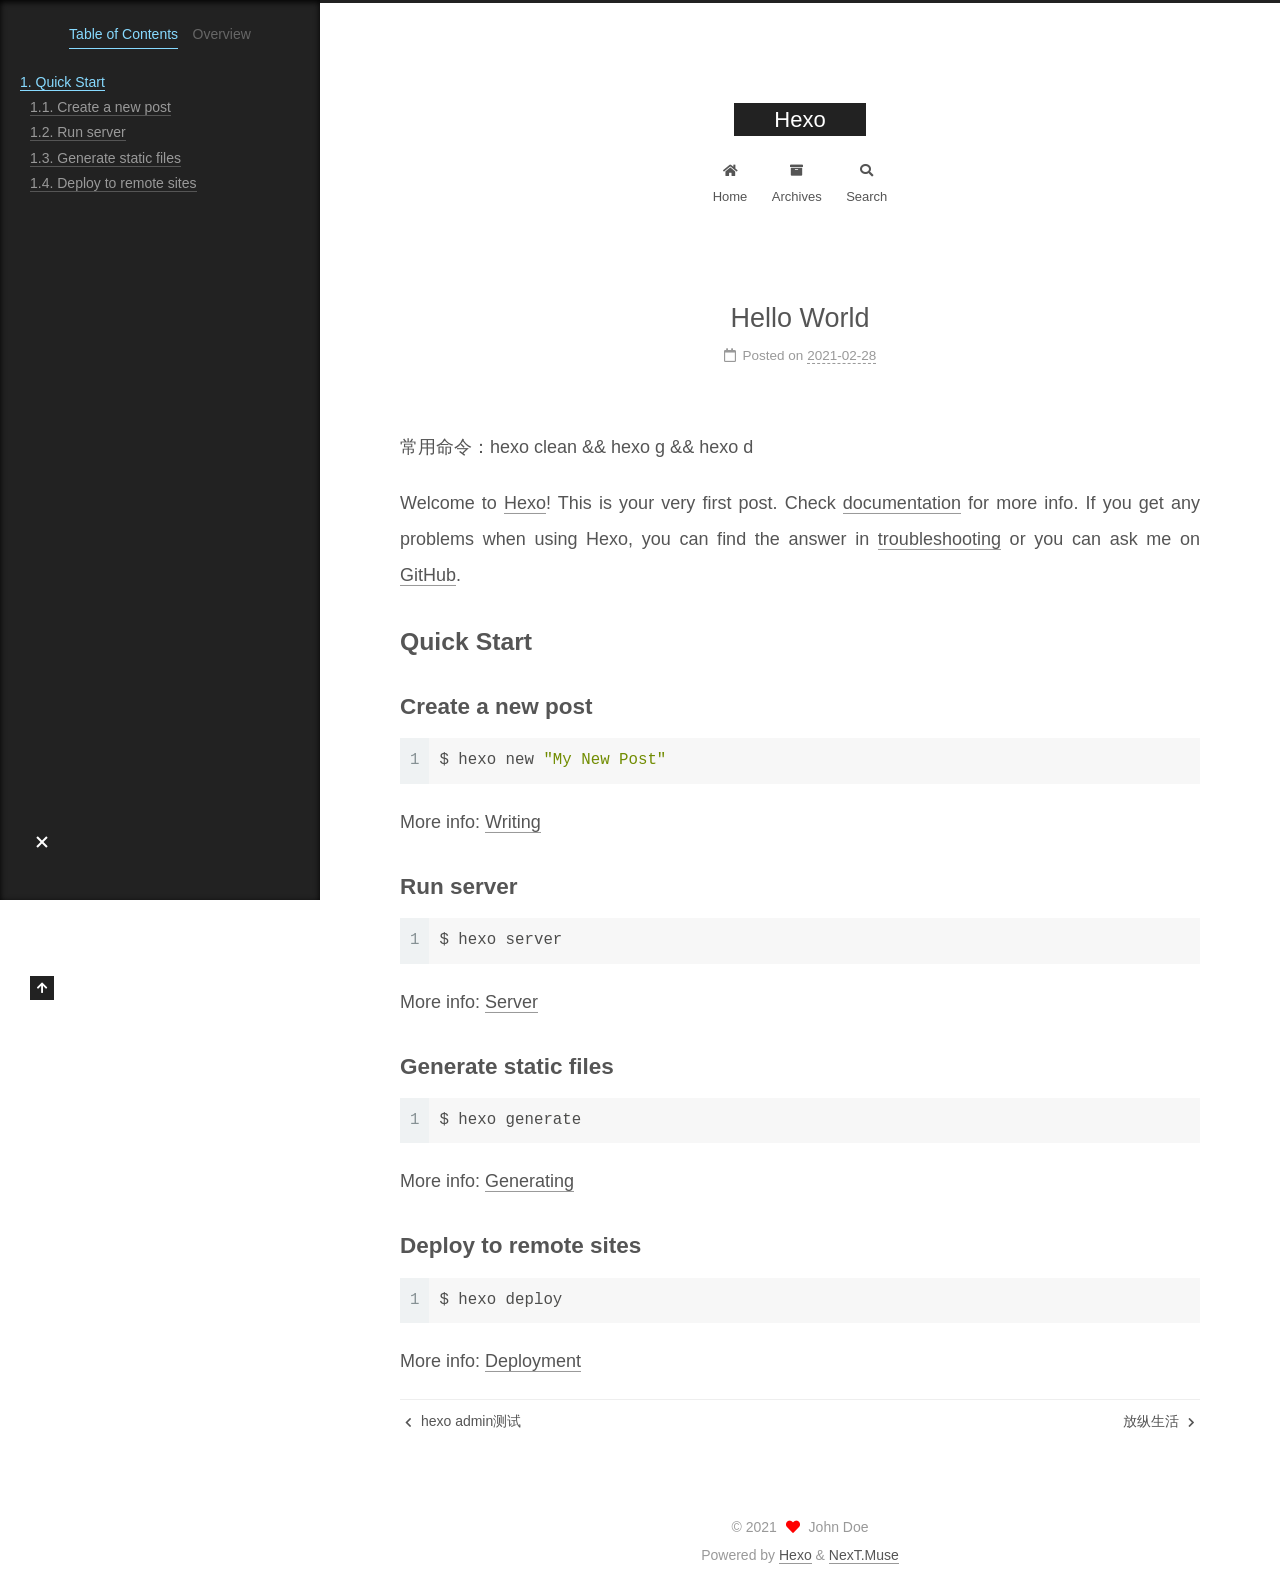
<file: 2021/02/28/hello-world/index.html>
<!DOCTYPE html>
<html lang="en">
<head>
  <meta charset="UTF-8">
<meta name="viewport" content="width=device-width, initial-scale=1, maximum-scale=2">
<meta name="theme-color" content="#222">
<meta name="generator" content="Hexo 5.4.0">
  <link rel="apple-touch-icon" sizes="180x180" href="/images/apple-touch-icon-next.png">
  <link rel="icon" type="image/png" sizes="32x32" href="/images/favicon-32x32-next.png">
  <link rel="icon" type="image/png" sizes="16x16" href="/images/favicon-16x16-next.png">
  <link rel="mask-icon" href="/images/logo.svg" color="#222">

<link rel="stylesheet" href="/css/main.css">


<link rel="stylesheet" href="/lib/font-awesome/css/all.min.css">

<script id="hexo-configurations">
    var NexT = window.NexT || {};
    var CONFIG = {"hostname":"example.com","root":"/","scheme":"Muse","version":"7.8.0","exturl":false,"sidebar":{"position":"left","display":"post","padding":18,"offset":12,"onmobile":false},"copycode":{"enable":false,"show_result":false,"style":null},"back2top":{"enable":true,"sidebar":false,"scrollpercent":false},"bookmark":{"enable":false,"color":"#222","save":"auto"},"fancybox":false,"mediumzoom":false,"lazyload":false,"pangu":false,"comments":{"style":"tabs","active":null,"storage":true,"lazyload":false,"nav":null},"algolia":{"hits":{"per_page":10},"labels":{"input_placeholder":"Search for Posts","hits_empty":"We didn't find any results for the search: ${query}","hits_stats":"${hits} results found in ${time} ms"}},"localsearch":{"enable":true,"trigger":"auto","top_n_per_article":1,"unescape":false,"preload":false},"motion":{"enable":true,"async":false,"transition":{"post_block":"fadeIn","post_header":"slideDownIn","post_body":"slideDownIn","coll_header":"slideLeftIn","sidebar":"slideUpIn"}},"path":"search.xml"};
  </script>

  <meta name="description" content="常用命令：hexo clean &amp;&amp; hexo g &amp;&amp; hexo d Welcome to Hexo! This is your very first post. Check documentation for more info. If you get any problems when using Hexo, you can find the answer i">
<meta property="og:type" content="article">
<meta property="og:title" content="Hello World">
<meta property="og:url" content="http://example.com/2021/02/28/hello-world/index.html">
<meta property="og:site_name" content="Hexo">
<meta property="og:description" content="常用命令：hexo clean &amp;&amp; hexo g &amp;&amp; hexo d Welcome to Hexo! This is your very first post. Check documentation for more info. If you get any problems when using Hexo, you can find the answer i">
<meta property="og:locale" content="en_US">
<meta property="article:published_time" content="2021-02-28T08:08:00.399Z">
<meta property="article:modified_time" content="2021-02-28T08:08:00.399Z">
<meta property="article:author" content="John Doe">
<meta name="twitter:card" content="summary">

<link rel="canonical" href="http://example.com/2021/02/28/hello-world/">


<script id="page-configurations">
  // https://hexo.io/docs/variables.html
  CONFIG.page = {
    sidebar: "",
    isHome : false,
    isPost : true,
    lang   : 'en'
  };
</script>

  <title>Hello World | Hexo</title>
  






  <noscript>
  <style>
  .use-motion .brand,
  .use-motion .menu-item,
  .sidebar-inner,
  .use-motion .post-block,
  .use-motion .pagination,
  .use-motion .comments,
  .use-motion .post-header,
  .use-motion .post-body,
  .use-motion .collection-header { opacity: initial; }

  .use-motion .site-title,
  .use-motion .site-subtitle {
    opacity: initial;
    top: initial;
  }

  .use-motion .logo-line-before i { left: initial; }
  .use-motion .logo-line-after i { right: initial; }
  </style>
</noscript>

</head>

<body itemscope itemtype="http://schema.org/WebPage">
  <div class="container use-motion">
    <div class="headband"></div>

    <header class="header" itemscope itemtype="http://schema.org/WPHeader">
      <div class="header-inner"><div class="site-brand-container">
  <div class="site-nav-toggle">
    <div class="toggle" aria-label="Toggle navigation bar">
      <span class="toggle-line toggle-line-first"></span>
      <span class="toggle-line toggle-line-middle"></span>
      <span class="toggle-line toggle-line-last"></span>
    </div>
  </div>

  <div class="site-meta">

    <a href="/" class="brand" rel="start">
      <span class="logo-line-before"><i></i></span>
      <h1 class="site-title">Hexo</h1>
      <span class="logo-line-after"><i></i></span>
    </a>
  </div>

  <div class="site-nav-right">
    <div class="toggle popup-trigger">
        <i class="fa fa-search fa-fw fa-lg"></i>
    </div>
  </div>
</div>




<nav class="site-nav">
  <ul id="menu" class="main-menu menu">
        <li class="menu-item menu-item-home">

    <a href="/" rel="section"><i class="fa fa-home fa-fw"></i>Home</a>

  </li>
        <li class="menu-item menu-item-archives">

    <a href="/archives/" rel="section"><i class="fa fa-archive fa-fw"></i>Archives</a>

  </li>
      <li class="menu-item menu-item-search">
        <a role="button" class="popup-trigger"><i class="fa fa-search fa-fw"></i>Search
        </a>
      </li>
  </ul>
</nav>



  <div class="search-pop-overlay">
    <div class="popup search-popup">
        <div class="search-header">
  <span class="search-icon">
    <i class="fa fa-search"></i>
  </span>
  <div class="search-input-container">
    <input autocomplete="off" autocapitalize="off"
           placeholder="Searching..." spellcheck="false"
           type="search" class="search-input">
  </div>
  <span class="popup-btn-close">
    <i class="fa fa-times-circle"></i>
  </span>
</div>
<div id="search-result">
  <div id="no-result">
    <i class="fa fa-spinner fa-pulse fa-5x fa-fw"></i>
  </div>
</div>

    </div>
  </div>

</div>
    </header>

    
  <div class="back-to-top">
    <i class="fa fa-arrow-up"></i>
    <span>0%</span>
  </div>


    <main class="main">
      <div class="main-inner">
        <div class="content-wrap">
          

          <div class="content post posts-expand">
            

    
  
  
  <article itemscope itemtype="http://schema.org/Article" class="post-block" lang="en">
    <link itemprop="mainEntityOfPage" href="http://example.com/2021/02/28/hello-world/">

    <span hidden itemprop="author" itemscope itemtype="http://schema.org/Person">
      <meta itemprop="image" content="/images/avatar.gif">
      <meta itemprop="name" content="John Doe">
      <meta itemprop="description" content="">
    </span>

    <span hidden itemprop="publisher" itemscope itemtype="http://schema.org/Organization">
      <meta itemprop="name" content="Hexo">
    </span>
      <header class="post-header">
        <h1 class="post-title" itemprop="name headline">
          Hello World
        </h1>

        <div class="post-meta">
            <span class="post-meta-item">
              <span class="post-meta-item-icon">
                <i class="far fa-calendar"></i>
              </span>
              <span class="post-meta-item-text">Posted on</span>

              <time title="Created: 2021-02-28 08:08:00" itemprop="dateCreated datePublished" datetime="2021-02-28T08:08:00+00:00">2021-02-28</time>
            </span>

          

        </div>
      </header>

    
    
    
    <div class="post-body" itemprop="articleBody">

      
        <p>常用命令：hexo clean &amp;&amp; hexo g &amp;&amp; hexo d</p>
<p>Welcome to <a target="_blank" rel="noopener" href="https://hexo.io/">Hexo</a>! This is your very first post. Check <a target="_blank" rel="noopener" href="https://hexo.io/docs/">documentation</a> for more info. If you get any problems when using Hexo, you can find the answer in <a target="_blank" rel="noopener" href="https://hexo.io/docs/troubleshooting.html">troubleshooting</a> or you can ask me on <a target="_blank" rel="noopener" href="https://github.com/hexojs/hexo/issues">GitHub</a>.</p>
<h2 id="Quick-Start"><a href="#Quick-Start" class="headerlink" title="Quick Start"></a>Quick Start</h2><h3 id="Create-a-new-post"><a href="#Create-a-new-post" class="headerlink" title="Create a new post"></a>Create a new post</h3><figure class="highlight bash"><table><tr><td class="gutter"><pre><span class="line">1</span><br></pre></td><td class="code"><pre><span class="line">$ hexo new <span class="string">&quot;My New Post&quot;</span></span><br></pre></td></tr></table></figure>

<p>More info: <a target="_blank" rel="noopener" href="https://hexo.io/docs/writing.html">Writing</a></p>
<h3 id="Run-server"><a href="#Run-server" class="headerlink" title="Run server"></a>Run server</h3><figure class="highlight bash"><table><tr><td class="gutter"><pre><span class="line">1</span><br></pre></td><td class="code"><pre><span class="line">$ hexo server</span><br></pre></td></tr></table></figure>

<p>More info: <a target="_blank" rel="noopener" href="https://hexo.io/docs/server.html">Server</a></p>
<h3 id="Generate-static-files"><a href="#Generate-static-files" class="headerlink" title="Generate static files"></a>Generate static files</h3><figure class="highlight bash"><table><tr><td class="gutter"><pre><span class="line">1</span><br></pre></td><td class="code"><pre><span class="line">$ hexo generate</span><br></pre></td></tr></table></figure>

<p>More info: <a target="_blank" rel="noopener" href="https://hexo.io/docs/generating.html">Generating</a></p>
<h3 id="Deploy-to-remote-sites"><a href="#Deploy-to-remote-sites" class="headerlink" title="Deploy to remote sites"></a>Deploy to remote sites</h3><figure class="highlight bash"><table><tr><td class="gutter"><pre><span class="line">1</span><br></pre></td><td class="code"><pre><span class="line">$ hexo deploy</span><br></pre></td></tr></table></figure>

<p>More info: <a target="_blank" rel="noopener" href="https://hexo.io/docs/one-command-deployment.html">Deployment</a></p>

    </div>

    
    
    

      <footer class="post-footer">

        


        
    <div class="post-nav">
      <div class="post-nav-item">
    <a href="/2021/02/28/hexo-admin%E6%B5%8B%E8%AF%95-1/" rel="prev" title="hexo admin测试">
      <i class="fa fa-chevron-left"></i> hexo admin测试
    </a></div>
      <div class="post-nav-item">
    <a href="/2021/03/01/%E6%94%BE%E7%BA%B5%E7%94%9F%E6%B4%BB/" rel="next" title="放纵生活">
      放纵生活 <i class="fa fa-chevron-right"></i>
    </a></div>
    </div>
      </footer>
    
  </article>
  
  
  



          </div>
          

<script>
  window.addEventListener('tabs:register', () => {
    let { activeClass } = CONFIG.comments;
    if (CONFIG.comments.storage) {
      activeClass = localStorage.getItem('comments_active') || activeClass;
    }
    if (activeClass) {
      let activeTab = document.querySelector(`a[href="#comment-${activeClass}"]`);
      if (activeTab) {
        activeTab.click();
      }
    }
  });
  if (CONFIG.comments.storage) {
    window.addEventListener('tabs:click', event => {
      if (!event.target.matches('.tabs-comment .tab-content .tab-pane')) return;
      let commentClass = event.target.classList[1];
      localStorage.setItem('comments_active', commentClass);
    });
  }
</script>

        </div>
          
  
  <div class="toggle sidebar-toggle">
    <span class="toggle-line toggle-line-first"></span>
    <span class="toggle-line toggle-line-middle"></span>
    <span class="toggle-line toggle-line-last"></span>
  </div>

  <aside class="sidebar">
    <div class="sidebar-inner">

      <ul class="sidebar-nav motion-element">
        <li class="sidebar-nav-toc">
          Table of Contents
        </li>
        <li class="sidebar-nav-overview">
          Overview
        </li>
      </ul>

      <!--noindex-->
      <div class="post-toc-wrap sidebar-panel">
          <div class="post-toc motion-element"><ol class="nav"><li class="nav-item nav-level-2"><a class="nav-link" href="#Quick-Start"><span class="nav-number">1.</span> <span class="nav-text">Quick Start</span></a><ol class="nav-child"><li class="nav-item nav-level-3"><a class="nav-link" href="#Create-a-new-post"><span class="nav-number">1.1.</span> <span class="nav-text">Create a new post</span></a></li><li class="nav-item nav-level-3"><a class="nav-link" href="#Run-server"><span class="nav-number">1.2.</span> <span class="nav-text">Run server</span></a></li><li class="nav-item nav-level-3"><a class="nav-link" href="#Generate-static-files"><span class="nav-number">1.3.</span> <span class="nav-text">Generate static files</span></a></li><li class="nav-item nav-level-3"><a class="nav-link" href="#Deploy-to-remote-sites"><span class="nav-number">1.4.</span> <span class="nav-text">Deploy to remote sites</span></a></li></ol></li></ol></div>
      </div>
      <!--/noindex-->

      <div class="site-overview-wrap sidebar-panel">
        <div class="site-author motion-element" itemprop="author" itemscope itemtype="http://schema.org/Person">
  <p class="site-author-name" itemprop="name">John Doe</p>
  <div class="site-description" itemprop="description"></div>
</div>
<div class="site-state-wrap motion-element">
  <nav class="site-state">
      <div class="site-state-item site-state-posts">
          <a href="/archives/">
        
          <span class="site-state-item-count">5</span>
          <span class="site-state-item-name">posts</span>
        </a>
      </div>
  </nav>
</div>



      </div>

    </div>
  </aside>
  <div id="sidebar-dimmer"></div>


      </div>
    </main>

    <footer class="footer">
      <div class="footer-inner">
        

        

<div class="copyright">
  
  &copy; 
  <span itemprop="copyrightYear">2021</span>
  <span class="with-love">
    <i class="fa fa-heart"></i>
  </span>
  <span class="author" itemprop="copyrightHolder">John Doe</span>
</div>
  <div class="powered-by">Powered by <a href="https://hexo.io/" class="theme-link" rel="noopener" target="_blank">Hexo</a> & <a href="https://muse.theme-next.org/" class="theme-link" rel="noopener" target="_blank">NexT.Muse</a>
  </div>

        








      </div>
    </footer>
  </div>

  
  <script src="/lib/anime.min.js"></script>
  <script src="/lib/velocity/velocity.min.js"></script>
  <script src="/lib/velocity/velocity.ui.min.js"></script>

<script src="/js/utils.js"></script>

<script src="/js/motion.js"></script>


<script src="/js/schemes/muse.js"></script>


<script src="/js/next-boot.js"></script>




  




  
<script src="/js/local-search.js"></script>













  

  

</body>
</html>
</file>
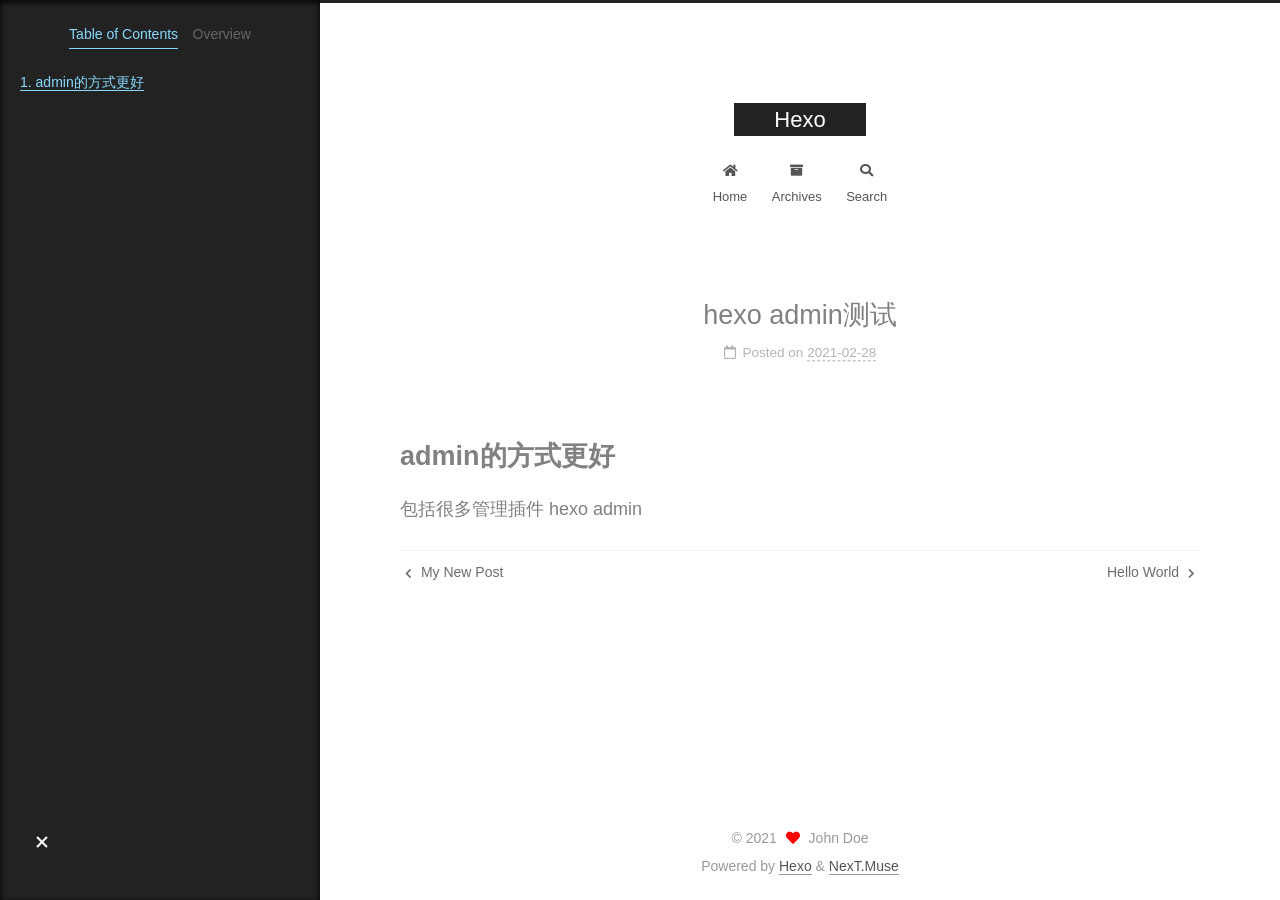
<file: 2021/02/28/hexo-admin测试-1/index.html>
<!DOCTYPE html>
<html lang="en">
<head>
  <meta charset="UTF-8">
<meta name="viewport" content="width=device-width, initial-scale=1, maximum-scale=2">
<meta name="theme-color" content="#222">
<meta name="generator" content="Hexo 5.4.0">
  <link rel="apple-touch-icon" sizes="180x180" href="/images/apple-touch-icon-next.png">
  <link rel="icon" type="image/png" sizes="32x32" href="/images/favicon-32x32-next.png">
  <link rel="icon" type="image/png" sizes="16x16" href="/images/favicon-16x16-next.png">
  <link rel="mask-icon" href="/images/logo.svg" color="#222">

<link rel="stylesheet" href="/css/main.css">


<link rel="stylesheet" href="/lib/font-awesome/css/all.min.css">

<script id="hexo-configurations">
    var NexT = window.NexT || {};
    var CONFIG = {"hostname":"example.com","root":"/","scheme":"Muse","version":"7.8.0","exturl":false,"sidebar":{"position":"left","display":"post","padding":18,"offset":12,"onmobile":false},"copycode":{"enable":false,"show_result":false,"style":null},"back2top":{"enable":true,"sidebar":false,"scrollpercent":false},"bookmark":{"enable":false,"color":"#222","save":"auto"},"fancybox":false,"mediumzoom":false,"lazyload":false,"pangu":false,"comments":{"style":"tabs","active":null,"storage":true,"lazyload":false,"nav":null},"algolia":{"hits":{"per_page":10},"labels":{"input_placeholder":"Search for Posts","hits_empty":"We didn't find any results for the search: ${query}","hits_stats":"${hits} results found in ${time} ms"}},"localsearch":{"enable":true,"trigger":"auto","top_n_per_article":1,"unescape":false,"preload":false},"motion":{"enable":true,"async":false,"transition":{"post_block":"fadeIn","post_header":"slideDownIn","post_body":"slideDownIn","coll_header":"slideLeftIn","sidebar":"slideUpIn"}},"path":"search.xml"};
  </script>

  <meta name="description" content="admin的方式更好包括很多管理插件 hexo admin">
<meta property="og:type" content="article">
<meta property="og:title" content="hexo admin测试">
<meta property="og:url" content="http://example.com/2021/02/28/hexo-admin%E6%B5%8B%E8%AF%95-1/index.html">
<meta property="og:site_name" content="Hexo">
<meta property="og:description" content="admin的方式更好包括很多管理插件 hexo admin">
<meta property="og:locale" content="en_US">
<meta property="article:published_time" content="2021-02-28T06:17:35.000Z">
<meta property="article:modified_time" content="2021-02-28T06:17:36.535Z">
<meta property="article:author" content="John Doe">
<meta name="twitter:card" content="summary">

<link rel="canonical" href="http://example.com/2021/02/28/hexo-admin%E6%B5%8B%E8%AF%95-1/">


<script id="page-configurations">
  // https://hexo.io/docs/variables.html
  CONFIG.page = {
    sidebar: "",
    isHome : false,
    isPost : true,
    lang   : 'en'
  };
</script>

  <title>hexo admin测试 | Hexo</title>
  






  <noscript>
  <style>
  .use-motion .brand,
  .use-motion .menu-item,
  .sidebar-inner,
  .use-motion .post-block,
  .use-motion .pagination,
  .use-motion .comments,
  .use-motion .post-header,
  .use-motion .post-body,
  .use-motion .collection-header { opacity: initial; }

  .use-motion .site-title,
  .use-motion .site-subtitle {
    opacity: initial;
    top: initial;
  }

  .use-motion .logo-line-before i { left: initial; }
  .use-motion .logo-line-after i { right: initial; }
  </style>
</noscript>

</head>

<body itemscope itemtype="http://schema.org/WebPage">
  <div class="container use-motion">
    <div class="headband"></div>

    <header class="header" itemscope itemtype="http://schema.org/WPHeader">
      <div class="header-inner"><div class="site-brand-container">
  <div class="site-nav-toggle">
    <div class="toggle" aria-label="Toggle navigation bar">
      <span class="toggle-line toggle-line-first"></span>
      <span class="toggle-line toggle-line-middle"></span>
      <span class="toggle-line toggle-line-last"></span>
    </div>
  </div>

  <div class="site-meta">

    <a href="/" class="brand" rel="start">
      <span class="logo-line-before"><i></i></span>
      <h1 class="site-title">Hexo</h1>
      <span class="logo-line-after"><i></i></span>
    </a>
  </div>

  <div class="site-nav-right">
    <div class="toggle popup-trigger">
        <i class="fa fa-search fa-fw fa-lg"></i>
    </div>
  </div>
</div>




<nav class="site-nav">
  <ul id="menu" class="main-menu menu">
        <li class="menu-item menu-item-home">

    <a href="/" rel="section"><i class="fa fa-home fa-fw"></i>Home</a>

  </li>
        <li class="menu-item menu-item-archives">

    <a href="/archives/" rel="section"><i class="fa fa-archive fa-fw"></i>Archives</a>

  </li>
      <li class="menu-item menu-item-search">
        <a role="button" class="popup-trigger"><i class="fa fa-search fa-fw"></i>Search
        </a>
      </li>
  </ul>
</nav>



  <div class="search-pop-overlay">
    <div class="popup search-popup">
        <div class="search-header">
  <span class="search-icon">
    <i class="fa fa-search"></i>
  </span>
  <div class="search-input-container">
    <input autocomplete="off" autocapitalize="off"
           placeholder="Searching..." spellcheck="false"
           type="search" class="search-input">
  </div>
  <span class="popup-btn-close">
    <i class="fa fa-times-circle"></i>
  </span>
</div>
<div id="search-result">
  <div id="no-result">
    <i class="fa fa-spinner fa-pulse fa-5x fa-fw"></i>
  </div>
</div>

    </div>
  </div>

</div>
    </header>

    
  <div class="back-to-top">
    <i class="fa fa-arrow-up"></i>
    <span>0%</span>
  </div>


    <main class="main">
      <div class="main-inner">
        <div class="content-wrap">
          

          <div class="content post posts-expand">
            

    
  
  
  <article itemscope itemtype="http://schema.org/Article" class="post-block" lang="en">
    <link itemprop="mainEntityOfPage" href="http://example.com/2021/02/28/hexo-admin%E6%B5%8B%E8%AF%95-1/">

    <span hidden itemprop="author" itemscope itemtype="http://schema.org/Person">
      <meta itemprop="image" content="/images/avatar.gif">
      <meta itemprop="name" content="John Doe">
      <meta itemprop="description" content="">
    </span>

    <span hidden itemprop="publisher" itemscope itemtype="http://schema.org/Organization">
      <meta itemprop="name" content="Hexo">
    </span>
      <header class="post-header">
        <h1 class="post-title" itemprop="name headline">
          hexo admin测试
        </h1>

        <div class="post-meta">
            <span class="post-meta-item">
              <span class="post-meta-item-icon">
                <i class="far fa-calendar"></i>
              </span>
              <span class="post-meta-item-text">Posted on</span>
              

              <time title="Created: 2021-02-28 06:17:35 / Modified: 06:17:36" itemprop="dateCreated datePublished" datetime="2021-02-28T06:17:35+00:00">2021-02-28</time>
            </span>

          

        </div>
      </header>

    
    
    
    <div class="post-body" itemprop="articleBody">

      
        <h1 id="admin的方式更好"><a href="#admin的方式更好" class="headerlink" title="admin的方式更好"></a>admin的方式更好</h1><p>包括很多管理插件 hexo admin</p>

    </div>

    
    
    

      <footer class="post-footer">

        


        
    <div class="post-nav">
      <div class="post-nav-item">
    <a href="/2021/02/28/My-New-Post/" rel="prev" title="My New Post">
      <i class="fa fa-chevron-left"></i> My New Post
    </a></div>
      <div class="post-nav-item">
    <a href="/2021/02/28/hello-world/" rel="next" title="Hello World">
      Hello World <i class="fa fa-chevron-right"></i>
    </a></div>
    </div>
      </footer>
    
  </article>
  
  
  



          </div>
          

<script>
  window.addEventListener('tabs:register', () => {
    let { activeClass } = CONFIG.comments;
    if (CONFIG.comments.storage) {
      activeClass = localStorage.getItem('comments_active') || activeClass;
    }
    if (activeClass) {
      let activeTab = document.querySelector(`a[href="#comment-${activeClass}"]`);
      if (activeTab) {
        activeTab.click();
      }
    }
  });
  if (CONFIG.comments.storage) {
    window.addEventListener('tabs:click', event => {
      if (!event.target.matches('.tabs-comment .tab-content .tab-pane')) return;
      let commentClass = event.target.classList[1];
      localStorage.setItem('comments_active', commentClass);
    });
  }
</script>

        </div>
          
  
  <div class="toggle sidebar-toggle">
    <span class="toggle-line toggle-line-first"></span>
    <span class="toggle-line toggle-line-middle"></span>
    <span class="toggle-line toggle-line-last"></span>
  </div>

  <aside class="sidebar">
    <div class="sidebar-inner">

      <ul class="sidebar-nav motion-element">
        <li class="sidebar-nav-toc">
          Table of Contents
        </li>
        <li class="sidebar-nav-overview">
          Overview
        </li>
      </ul>

      <!--noindex-->
      <div class="post-toc-wrap sidebar-panel">
          <div class="post-toc motion-element"><ol class="nav"><li class="nav-item nav-level-1"><a class="nav-link" href="#admin%E7%9A%84%E6%96%B9%E5%BC%8F%E6%9B%B4%E5%A5%BD"><span class="nav-number">1.</span> <span class="nav-text">admin的方式更好</span></a></li></ol></div>
      </div>
      <!--/noindex-->

      <div class="site-overview-wrap sidebar-panel">
        <div class="site-author motion-element" itemprop="author" itemscope itemtype="http://schema.org/Person">
  <p class="site-author-name" itemprop="name">John Doe</p>
  <div class="site-description" itemprop="description"></div>
</div>
<div class="site-state-wrap motion-element">
  <nav class="site-state">
      <div class="site-state-item site-state-posts">
          <a href="/archives/">
        
          <span class="site-state-item-count">5</span>
          <span class="site-state-item-name">posts</span>
        </a>
      </div>
  </nav>
</div>



      </div>

    </div>
  </aside>
  <div id="sidebar-dimmer"></div>


      </div>
    </main>

    <footer class="footer">
      <div class="footer-inner">
        

        

<div class="copyright">
  
  &copy; 
  <span itemprop="copyrightYear">2021</span>
  <span class="with-love">
    <i class="fa fa-heart"></i>
  </span>
  <span class="author" itemprop="copyrightHolder">John Doe</span>
</div>
  <div class="powered-by">Powered by <a href="https://hexo.io/" class="theme-link" rel="noopener" target="_blank">Hexo</a> & <a href="https://muse.theme-next.org/" class="theme-link" rel="noopener" target="_blank">NexT.Muse</a>
  </div>

        








      </div>
    </footer>
  </div>

  
  <script src="/lib/anime.min.js"></script>
  <script src="/lib/velocity/velocity.min.js"></script>
  <script src="/lib/velocity/velocity.ui.min.js"></script>

<script src="/js/utils.js"></script>

<script src="/js/motion.js"></script>


<script src="/js/schemes/muse.js"></script>


<script src="/js/next-boot.js"></script>




  




  
<script src="/js/local-search.js"></script>













  

  

</body>
</html>
</file>
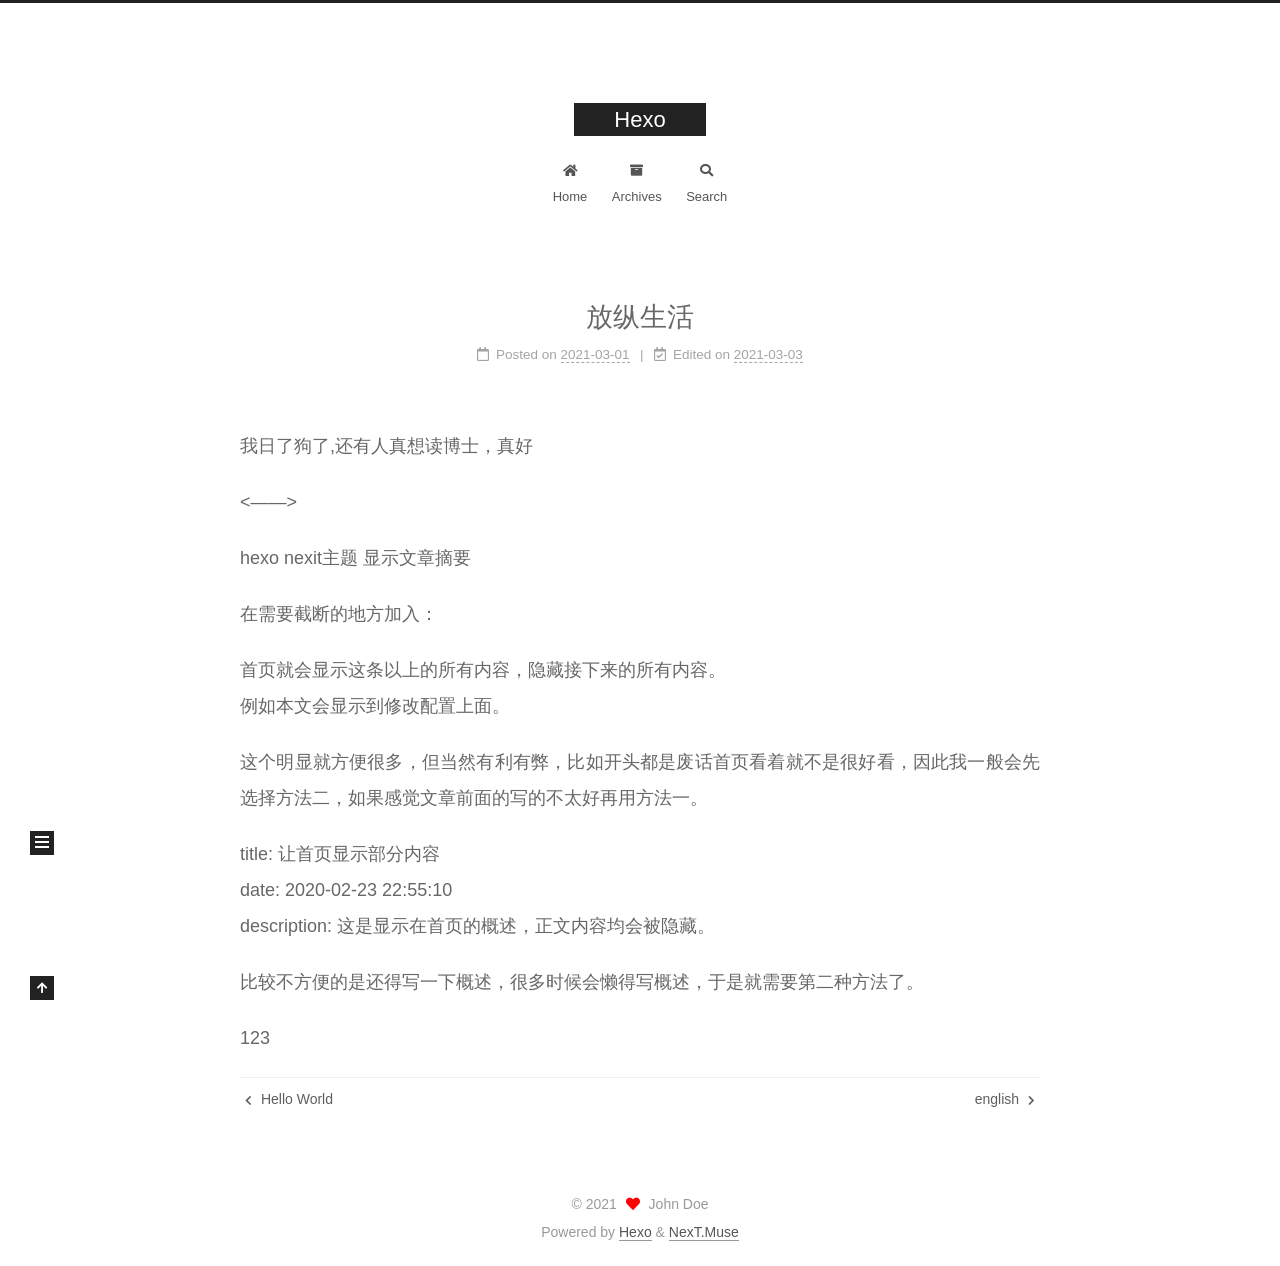
<file: 2021/03/01/放纵生活/index.html>
<!DOCTYPE html>
<html lang="en">
<head>
  <meta charset="UTF-8">
<meta name="viewport" content="width=device-width, initial-scale=1, maximum-scale=2">
<meta name="theme-color" content="#222">
<meta name="generator" content="Hexo 5.4.0">
  <link rel="apple-touch-icon" sizes="180x180" href="/images/apple-touch-icon-next.png">
  <link rel="icon" type="image/png" sizes="32x32" href="/images/favicon-32x32-next.png">
  <link rel="icon" type="image/png" sizes="16x16" href="/images/favicon-16x16-next.png">
  <link rel="mask-icon" href="/images/logo.svg" color="#222">

<link rel="stylesheet" href="/css/main.css">


<link rel="stylesheet" href="/lib/font-awesome/css/all.min.css">

<script id="hexo-configurations">
    var NexT = window.NexT || {};
    var CONFIG = {"hostname":"example.com","root":"/","scheme":"Muse","version":"7.8.0","exturl":false,"sidebar":{"position":"left","display":"post","padding":18,"offset":12,"onmobile":false},"copycode":{"enable":false,"show_result":false,"style":null},"back2top":{"enable":true,"sidebar":false,"scrollpercent":false},"bookmark":{"enable":false,"color":"#222","save":"auto"},"fancybox":false,"mediumzoom":false,"lazyload":false,"pangu":false,"comments":{"style":"tabs","active":null,"storage":true,"lazyload":false,"nav":null},"algolia":{"hits":{"per_page":10},"labels":{"input_placeholder":"Search for Posts","hits_empty":"We didn't find any results for the search: ${query}","hits_stats":"${hits} results found in ${time} ms"}},"localsearch":{"enable":true,"trigger":"auto","top_n_per_article":1,"unescape":false,"preload":false},"motion":{"enable":true,"async":false,"transition":{"post_block":"fadeIn","post_header":"slideDownIn","post_body":"slideDownIn","coll_header":"slideLeftIn","sidebar":"slideUpIn"}},"path":"search.xml"};
  </script>

  <meta name="description" content="我日了狗了,还有人真想读博士，真好 &lt;——&gt; hexo nexit主题 显示文章摘要 在需要截断的地方加入：">
<meta property="og:type" content="article">
<meta property="og:title" content="放纵生活">
<meta property="og:url" content="http://example.com/2021/03/01/%E6%94%BE%E7%BA%B5%E7%94%9F%E6%B4%BB/index.html">
<meta property="og:site_name" content="Hexo">
<meta property="og:description" content="我日了狗了,还有人真想读博士，真好 &lt;——&gt; hexo nexit主题 显示文章摘要 在需要截断的地方加入：">
<meta property="og:locale" content="en_US">
<meta property="article:published_time" content="2021-03-01T11:40:30.000Z">
<meta property="article:modified_time" content="2021-03-03T10:51:40.787Z">
<meta property="article:author" content="John Doe">
<meta name="twitter:card" content="summary">

<link rel="canonical" href="http://example.com/2021/03/01/%E6%94%BE%E7%BA%B5%E7%94%9F%E6%B4%BB/">


<script id="page-configurations">
  // https://hexo.io/docs/variables.html
  CONFIG.page = {
    sidebar: "",
    isHome : false,
    isPost : true,
    lang   : 'en'
  };
</script>

  <title>放纵生活 | Hexo</title>
  






  <noscript>
  <style>
  .use-motion .brand,
  .use-motion .menu-item,
  .sidebar-inner,
  .use-motion .post-block,
  .use-motion .pagination,
  .use-motion .comments,
  .use-motion .post-header,
  .use-motion .post-body,
  .use-motion .collection-header { opacity: initial; }

  .use-motion .site-title,
  .use-motion .site-subtitle {
    opacity: initial;
    top: initial;
  }

  .use-motion .logo-line-before i { left: initial; }
  .use-motion .logo-line-after i { right: initial; }
  </style>
</noscript>

</head>

<body itemscope itemtype="http://schema.org/WebPage">
  <div class="container use-motion">
    <div class="headband"></div>

    <header class="header" itemscope itemtype="http://schema.org/WPHeader">
      <div class="header-inner"><div class="site-brand-container">
  <div class="site-nav-toggle">
    <div class="toggle" aria-label="Toggle navigation bar">
      <span class="toggle-line toggle-line-first"></span>
      <span class="toggle-line toggle-line-middle"></span>
      <span class="toggle-line toggle-line-last"></span>
    </div>
  </div>

  <div class="site-meta">

    <a href="/" class="brand" rel="start">
      <span class="logo-line-before"><i></i></span>
      <h1 class="site-title">Hexo</h1>
      <span class="logo-line-after"><i></i></span>
    </a>
  </div>

  <div class="site-nav-right">
    <div class="toggle popup-trigger">
        <i class="fa fa-search fa-fw fa-lg"></i>
    </div>
  </div>
</div>




<nav class="site-nav">
  <ul id="menu" class="main-menu menu">
        <li class="menu-item menu-item-home">

    <a href="/" rel="section"><i class="fa fa-home fa-fw"></i>Home</a>

  </li>
        <li class="menu-item menu-item-archives">

    <a href="/archives/" rel="section"><i class="fa fa-archive fa-fw"></i>Archives</a>

  </li>
      <li class="menu-item menu-item-search">
        <a role="button" class="popup-trigger"><i class="fa fa-search fa-fw"></i>Search
        </a>
      </li>
  </ul>
</nav>



  <div class="search-pop-overlay">
    <div class="popup search-popup">
        <div class="search-header">
  <span class="search-icon">
    <i class="fa fa-search"></i>
  </span>
  <div class="search-input-container">
    <input autocomplete="off" autocapitalize="off"
           placeholder="Searching..." spellcheck="false"
           type="search" class="search-input">
  </div>
  <span class="popup-btn-close">
    <i class="fa fa-times-circle"></i>
  </span>
</div>
<div id="search-result">
  <div id="no-result">
    <i class="fa fa-spinner fa-pulse fa-5x fa-fw"></i>
  </div>
</div>

    </div>
  </div>

</div>
    </header>

    
  <div class="back-to-top">
    <i class="fa fa-arrow-up"></i>
    <span>0%</span>
  </div>


    <main class="main">
      <div class="main-inner">
        <div class="content-wrap">
          

          <div class="content post posts-expand">
            

    
  
  
  <article itemscope itemtype="http://schema.org/Article" class="post-block" lang="en">
    <link itemprop="mainEntityOfPage" href="http://example.com/2021/03/01/%E6%94%BE%E7%BA%B5%E7%94%9F%E6%B4%BB/">

    <span hidden itemprop="author" itemscope itemtype="http://schema.org/Person">
      <meta itemprop="image" content="/images/avatar.gif">
      <meta itemprop="name" content="John Doe">
      <meta itemprop="description" content="">
    </span>

    <span hidden itemprop="publisher" itemscope itemtype="http://schema.org/Organization">
      <meta itemprop="name" content="Hexo">
    </span>
      <header class="post-header">
        <h1 class="post-title" itemprop="name headline">
          放纵生活
        </h1>

        <div class="post-meta">
            <span class="post-meta-item">
              <span class="post-meta-item-icon">
                <i class="far fa-calendar"></i>
              </span>
              <span class="post-meta-item-text">Posted on</span>

              <time title="Created: 2021-03-01 11:40:30" itemprop="dateCreated datePublished" datetime="2021-03-01T11:40:30+00:00">2021-03-01</time>
            </span>
              <span class="post-meta-item">
                <span class="post-meta-item-icon">
                  <i class="far fa-calendar-check"></i>
                </span>
                <span class="post-meta-item-text">Edited on</span>
                <time title="Modified: 2021-03-03 10:51:40" itemprop="dateModified" datetime="2021-03-03T10:51:40+00:00">2021-03-03</time>
              </span>

          

        </div>
      </header>

    
    
    
    <div class="post-body" itemprop="articleBody">

      
        <p>我日了狗了,还有人真想读博士，真好</p>
<p>&lt;——&gt;</p>
<p>hexo nexit主题 显示文章摘要</p>
<p>在需要截断的地方加入：</p>
<span id="more"></span>

<p>首页就会显示这条以上的所有内容，隐藏接下来的所有内容。<br>例如本文会显示到修改配置上面。</p>
<p>这个明显就方便很多，但当然有利有弊，比如开头都是废话首页看着就不是很好看，因此我一般会先选择方法二，如果感觉文章前面的写的不太好再用方法一。</p>
<p>title: 让首页显示部分内容<br>date: 2020-02-23 22:55:10<br>description: 这是显示在首页的概述，正文内容均会被隐藏。</p>
<p>比较不方便的是还得写一下概述，很多时候会懒得写概述，于是就需要第二种方法了。</p>
<p>123</p>

    </div>

    
    
    

      <footer class="post-footer">

        


        
    <div class="post-nav">
      <div class="post-nav-item">
    <a href="/2021/02/28/hello-world/" rel="prev" title="Hello World">
      <i class="fa fa-chevron-left"></i> Hello World
    </a></div>
      <div class="post-nav-item">
    <a href="/2021/03/03/english/" rel="next" title="english">
      english <i class="fa fa-chevron-right"></i>
    </a></div>
    </div>
      </footer>
    
  </article>
  
  
  



          </div>
          

<script>
  window.addEventListener('tabs:register', () => {
    let { activeClass } = CONFIG.comments;
    if (CONFIG.comments.storage) {
      activeClass = localStorage.getItem('comments_active') || activeClass;
    }
    if (activeClass) {
      let activeTab = document.querySelector(`a[href="#comment-${activeClass}"]`);
      if (activeTab) {
        activeTab.click();
      }
    }
  });
  if (CONFIG.comments.storage) {
    window.addEventListener('tabs:click', event => {
      if (!event.target.matches('.tabs-comment .tab-content .tab-pane')) return;
      let commentClass = event.target.classList[1];
      localStorage.setItem('comments_active', commentClass);
    });
  }
</script>

        </div>
          
  
  <div class="toggle sidebar-toggle">
    <span class="toggle-line toggle-line-first"></span>
    <span class="toggle-line toggle-line-middle"></span>
    <span class="toggle-line toggle-line-last"></span>
  </div>

  <aside class="sidebar">
    <div class="sidebar-inner">

      <ul class="sidebar-nav motion-element">
        <li class="sidebar-nav-toc">
          Table of Contents
        </li>
        <li class="sidebar-nav-overview">
          Overview
        </li>
      </ul>

      <!--noindex-->
      <div class="post-toc-wrap sidebar-panel">
      </div>
      <!--/noindex-->

      <div class="site-overview-wrap sidebar-panel">
        <div class="site-author motion-element" itemprop="author" itemscope itemtype="http://schema.org/Person">
  <p class="site-author-name" itemprop="name">John Doe</p>
  <div class="site-description" itemprop="description"></div>
</div>
<div class="site-state-wrap motion-element">
  <nav class="site-state">
      <div class="site-state-item site-state-posts">
          <a href="/archives/">
        
          <span class="site-state-item-count">5</span>
          <span class="site-state-item-name">posts</span>
        </a>
      </div>
  </nav>
</div>



      </div>

    </div>
  </aside>
  <div id="sidebar-dimmer"></div>


      </div>
    </main>

    <footer class="footer">
      <div class="footer-inner">
        

        

<div class="copyright">
  
  &copy; 
  <span itemprop="copyrightYear">2021</span>
  <span class="with-love">
    <i class="fa fa-heart"></i>
  </span>
  <span class="author" itemprop="copyrightHolder">John Doe</span>
</div>
  <div class="powered-by">Powered by <a href="https://hexo.io/" class="theme-link" rel="noopener" target="_blank">Hexo</a> & <a href="https://muse.theme-next.org/" class="theme-link" rel="noopener" target="_blank">NexT.Muse</a>
  </div>

        








      </div>
    </footer>
  </div>

  
  <script src="/lib/anime.min.js"></script>
  <script src="/lib/velocity/velocity.min.js"></script>
  <script src="/lib/velocity/velocity.ui.min.js"></script>

<script src="/js/utils.js"></script>

<script src="/js/motion.js"></script>


<script src="/js/schemes/muse.js"></script>


<script src="/js/next-boot.js"></script>




  




  
<script src="/js/local-search.js"></script>













  

  

</body>
</html>
</file>
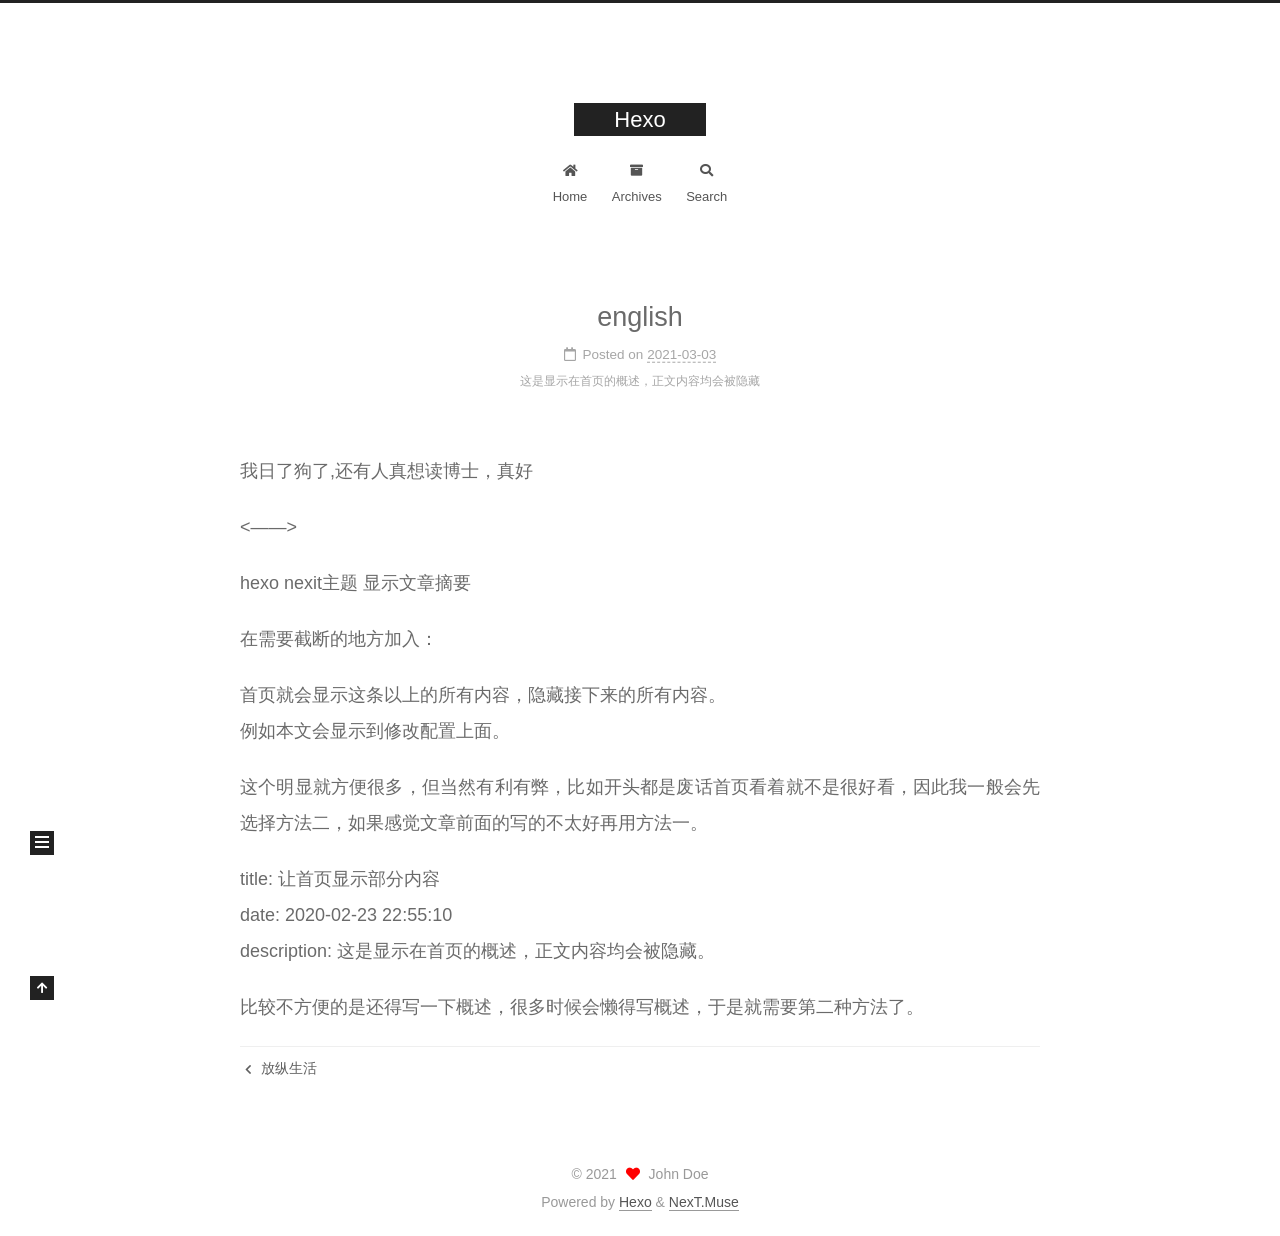
<file: 2021/03/03/english/index.html>
<!DOCTYPE html>
<html lang="en">
<head>
  <meta charset="UTF-8">
<meta name="viewport" content="width=device-width, initial-scale=1, maximum-scale=2">
<meta name="theme-color" content="#222">
<meta name="generator" content="Hexo 5.4.0">
  <link rel="apple-touch-icon" sizes="180x180" href="/images/apple-touch-icon-next.png">
  <link rel="icon" type="image/png" sizes="32x32" href="/images/favicon-32x32-next.png">
  <link rel="icon" type="image/png" sizes="16x16" href="/images/favicon-16x16-next.png">
  <link rel="mask-icon" href="/images/logo.svg" color="#222">

<link rel="stylesheet" href="/css/main.css">


<link rel="stylesheet" href="/lib/font-awesome/css/all.min.css">

<script id="hexo-configurations">
    var NexT = window.NexT || {};
    var CONFIG = {"hostname":"example.com","root":"/","scheme":"Muse","version":"7.8.0","exturl":false,"sidebar":{"position":"left","display":"post","padding":18,"offset":12,"onmobile":false},"copycode":{"enable":false,"show_result":false,"style":null},"back2top":{"enable":true,"sidebar":false,"scrollpercent":false},"bookmark":{"enable":false,"color":"#222","save":"auto"},"fancybox":false,"mediumzoom":false,"lazyload":false,"pangu":false,"comments":{"style":"tabs","active":null,"storage":true,"lazyload":false,"nav":null},"algolia":{"hits":{"per_page":10},"labels":{"input_placeholder":"Search for Posts","hits_empty":"We didn't find any results for the search: ${query}","hits_stats":"${hits} results found in ${time} ms"}},"localsearch":{"enable":true,"trigger":"auto","top_n_per_article":1,"unescape":false,"preload":false},"motion":{"enable":true,"async":false,"transition":{"post_block":"fadeIn","post_header":"slideDownIn","post_body":"slideDownIn","coll_header":"slideLeftIn","sidebar":"slideUpIn"}},"path":"search.xml"};
  </script>

  <meta name="description" content="这是显示在首页的概述，正文内容均会被隐藏">
<meta property="og:type" content="article">
<meta property="og:title" content="english">
<meta property="og:url" content="http://example.com/2021/03/03/english/index.html">
<meta property="og:site_name" content="Hexo">
<meta property="og:description" content="这是显示在首页的概述，正文内容均会被隐藏">
<meta property="og:locale" content="en_US">
<meta property="article:published_time" content="2021-03-03T10:51:19.000Z">
<meta property="article:modified_time" content="2021-03-03T10:51:35.132Z">
<meta property="article:author" content="John Doe">
<meta name="twitter:card" content="summary">

<link rel="canonical" href="http://example.com/2021/03/03/english/">


<script id="page-configurations">
  // https://hexo.io/docs/variables.html
  CONFIG.page = {
    sidebar: "",
    isHome : false,
    isPost : true,
    lang   : 'en'
  };
</script>

  <title>english | Hexo</title>
  






  <noscript>
  <style>
  .use-motion .brand,
  .use-motion .menu-item,
  .sidebar-inner,
  .use-motion .post-block,
  .use-motion .pagination,
  .use-motion .comments,
  .use-motion .post-header,
  .use-motion .post-body,
  .use-motion .collection-header { opacity: initial; }

  .use-motion .site-title,
  .use-motion .site-subtitle {
    opacity: initial;
    top: initial;
  }

  .use-motion .logo-line-before i { left: initial; }
  .use-motion .logo-line-after i { right: initial; }
  </style>
</noscript>

</head>

<body itemscope itemtype="http://schema.org/WebPage">
  <div class="container use-motion">
    <div class="headband"></div>

    <header class="header" itemscope itemtype="http://schema.org/WPHeader">
      <div class="header-inner"><div class="site-brand-container">
  <div class="site-nav-toggle">
    <div class="toggle" aria-label="Toggle navigation bar">
      <span class="toggle-line toggle-line-first"></span>
      <span class="toggle-line toggle-line-middle"></span>
      <span class="toggle-line toggle-line-last"></span>
    </div>
  </div>

  <div class="site-meta">

    <a href="/" class="brand" rel="start">
      <span class="logo-line-before"><i></i></span>
      <h1 class="site-title">Hexo</h1>
      <span class="logo-line-after"><i></i></span>
    </a>
  </div>

  <div class="site-nav-right">
    <div class="toggle popup-trigger">
        <i class="fa fa-search fa-fw fa-lg"></i>
    </div>
  </div>
</div>




<nav class="site-nav">
  <ul id="menu" class="main-menu menu">
        <li class="menu-item menu-item-home">

    <a href="/" rel="section"><i class="fa fa-home fa-fw"></i>Home</a>

  </li>
        <li class="menu-item menu-item-archives">

    <a href="/archives/" rel="section"><i class="fa fa-archive fa-fw"></i>Archives</a>

  </li>
      <li class="menu-item menu-item-search">
        <a role="button" class="popup-trigger"><i class="fa fa-search fa-fw"></i>Search
        </a>
      </li>
  </ul>
</nav>



  <div class="search-pop-overlay">
    <div class="popup search-popup">
        <div class="search-header">
  <span class="search-icon">
    <i class="fa fa-search"></i>
  </span>
  <div class="search-input-container">
    <input autocomplete="off" autocapitalize="off"
           placeholder="Searching..." spellcheck="false"
           type="search" class="search-input">
  </div>
  <span class="popup-btn-close">
    <i class="fa fa-times-circle"></i>
  </span>
</div>
<div id="search-result">
  <div id="no-result">
    <i class="fa fa-spinner fa-pulse fa-5x fa-fw"></i>
  </div>
</div>

    </div>
  </div>

</div>
    </header>

    
  <div class="back-to-top">
    <i class="fa fa-arrow-up"></i>
    <span>0%</span>
  </div>


    <main class="main">
      <div class="main-inner">
        <div class="content-wrap">
          

          <div class="content post posts-expand">
            

    
  
  
  <article itemscope itemtype="http://schema.org/Article" class="post-block" lang="en">
    <link itemprop="mainEntityOfPage" href="http://example.com/2021/03/03/english/">

    <span hidden itemprop="author" itemscope itemtype="http://schema.org/Person">
      <meta itemprop="image" content="/images/avatar.gif">
      <meta itemprop="name" content="John Doe">
      <meta itemprop="description" content="">
    </span>

    <span hidden itemprop="publisher" itemscope itemtype="http://schema.org/Organization">
      <meta itemprop="name" content="Hexo">
    </span>
      <header class="post-header">
        <h1 class="post-title" itemprop="name headline">
          english
        </h1>

        <div class="post-meta">
            <span class="post-meta-item">
              <span class="post-meta-item-icon">
                <i class="far fa-calendar"></i>
              </span>
              <span class="post-meta-item-text">Posted on</span>
              

              <time title="Created: 2021-03-03 10:51:19 / Modified: 10:51:35" itemprop="dateCreated datePublished" datetime="2021-03-03T10:51:19+00:00">2021-03-03</time>
            </span>

          
            <div class="post-description">这是显示在首页的概述，正文内容均会被隐藏</div>

        </div>
      </header>

    
    
    
    <div class="post-body" itemprop="articleBody">

      
        <p>我日了狗了,还有人真想读博士，真好</p>
<p>&lt;——&gt;</p>
<p>hexo nexit主题 显示文章摘要</p>
<p>在需要截断的地方加入：</p>
<span id="more"></span>

<p>首页就会显示这条以上的所有内容，隐藏接下来的所有内容。<br>例如本文会显示到修改配置上面。</p>
<p>这个明显就方便很多，但当然有利有弊，比如开头都是废话首页看着就不是很好看，因此我一般会先选择方法二，如果感觉文章前面的写的不太好再用方法一。</p>
<p>title: 让首页显示部分内容<br>date: 2020-02-23 22:55:10<br>description: 这是显示在首页的概述，正文内容均会被隐藏。</p>
<p>比较不方便的是还得写一下概述，很多时候会懒得写概述，于是就需要第二种方法了。</p>

    </div>

    
    
    

      <footer class="post-footer">

        


        
    <div class="post-nav">
      <div class="post-nav-item">
    <a href="/2021/03/01/%E6%94%BE%E7%BA%B5%E7%94%9F%E6%B4%BB/" rel="prev" title="放纵生活">
      <i class="fa fa-chevron-left"></i> 放纵生活
    </a></div>
      <div class="post-nav-item"></div>
    </div>
      </footer>
    
  </article>
  
  
  



          </div>
          

<script>
  window.addEventListener('tabs:register', () => {
    let { activeClass } = CONFIG.comments;
    if (CONFIG.comments.storage) {
      activeClass = localStorage.getItem('comments_active') || activeClass;
    }
    if (activeClass) {
      let activeTab = document.querySelector(`a[href="#comment-${activeClass}"]`);
      if (activeTab) {
        activeTab.click();
      }
    }
  });
  if (CONFIG.comments.storage) {
    window.addEventListener('tabs:click', event => {
      if (!event.target.matches('.tabs-comment .tab-content .tab-pane')) return;
      let commentClass = event.target.classList[1];
      localStorage.setItem('comments_active', commentClass);
    });
  }
</script>

        </div>
          
  
  <div class="toggle sidebar-toggle">
    <span class="toggle-line toggle-line-first"></span>
    <span class="toggle-line toggle-line-middle"></span>
    <span class="toggle-line toggle-line-last"></span>
  </div>

  <aside class="sidebar">
    <div class="sidebar-inner">

      <ul class="sidebar-nav motion-element">
        <li class="sidebar-nav-toc">
          Table of Contents
        </li>
        <li class="sidebar-nav-overview">
          Overview
        </li>
      </ul>

      <!--noindex-->
      <div class="post-toc-wrap sidebar-panel">
      </div>
      <!--/noindex-->

      <div class="site-overview-wrap sidebar-panel">
        <div class="site-author motion-element" itemprop="author" itemscope itemtype="http://schema.org/Person">
  <p class="site-author-name" itemprop="name">John Doe</p>
  <div class="site-description" itemprop="description"></div>
</div>
<div class="site-state-wrap motion-element">
  <nav class="site-state">
      <div class="site-state-item site-state-posts">
          <a href="/archives/">
        
          <span class="site-state-item-count">5</span>
          <span class="site-state-item-name">posts</span>
        </a>
      </div>
  </nav>
</div>



      </div>

    </div>
  </aside>
  <div id="sidebar-dimmer"></div>


      </div>
    </main>

    <footer class="footer">
      <div class="footer-inner">
        

        

<div class="copyright">
  
  &copy; 
  <span itemprop="copyrightYear">2021</span>
  <span class="with-love">
    <i class="fa fa-heart"></i>
  </span>
  <span class="author" itemprop="copyrightHolder">John Doe</span>
</div>
  <div class="powered-by">Powered by <a href="https://hexo.io/" class="theme-link" rel="noopener" target="_blank">Hexo</a> & <a href="https://muse.theme-next.org/" class="theme-link" rel="noopener" target="_blank">NexT.Muse</a>
  </div>

        








      </div>
    </footer>
  </div>

  
  <script src="/lib/anime.min.js"></script>
  <script src="/lib/velocity/velocity.min.js"></script>
  <script src="/lib/velocity/velocity.ui.min.js"></script>

<script src="/js/utils.js"></script>

<script src="/js/motion.js"></script>


<script src="/js/schemes/muse.js"></script>


<script src="/js/next-boot.js"></script>




  




  
<script src="/js/local-search.js"></script>













  

  

</body>
</html>
</file>
<file: css/main.css>
:root {
  --body-bg-color: #fff;
  --content-bg-color: #fff;
  --card-bg-color: #f5f5f5;
  --text-color: #555;
  --blockquote-color: #666;
  --link-color: #555;
  --link-hover-color: #222;
  --brand-color: #fff;
  --brand-hover-color: #fff;
  --table-row-odd-bg-color: #f9f9f9;
  --table-row-hover-bg-color: #f5f5f5;
  --menu-item-bg-color: #f5f5f5;
  --btn-default-bg: #222;
  --btn-default-color: #fff;
  --btn-default-border-color: #222;
  --btn-default-hover-bg: #fff;
  --btn-default-hover-color: #222;
  --btn-default-hover-border-color: #222;
}
html {
  line-height: 1.15; /* 1 */
  -webkit-text-size-adjust: 100%; /* 2 */
}
body {
  margin: 0;
}
main {
  display: block;
}
h1 {
  font-size: 2em;
  margin: 0.67em 0;
}
hr {
  box-sizing: content-box; /* 1 */
  height: 0; /* 1 */
  overflow: visible; /* 2 */
}
pre {
  font-family: monospace, monospace; /* 1 */
  font-size: 1em; /* 2 */
}
a {
  background: transparent;
}
abbr[title] {
  border-bottom: none; /* 1 */
  text-decoration: underline; /* 2 */
  text-decoration: underline dotted; /* 2 */
}
b,
strong {
  font-weight: bolder;
}
code,
kbd,
samp {
  font-family: monospace, monospace; /* 1 */
  font-size: 1em; /* 2 */
}
small {
  font-size: 80%;
}
sub,
sup {
  font-size: 75%;
  line-height: 0;
  position: relative;
  vertical-align: baseline;
}
sub {
  bottom: -0.25em;
}
sup {
  top: -0.5em;
}
img {
  border-style: none;
}
button,
input,
optgroup,
select,
textarea {
  font-family: inherit; /* 1 */
  font-size: 100%; /* 1 */
  line-height: 1.15; /* 1 */
  margin: 0; /* 2 */
}
button,
input {
/* 1 */
  overflow: visible;
}
button,
select {
/* 1 */
  text-transform: none;
}
button,
[type='button'],
[type='reset'],
[type='submit'] {
  -webkit-appearance: button;
}
button::-moz-focus-inner,
[type='button']::-moz-focus-inner,
[type='reset']::-moz-focus-inner,
[type='submit']::-moz-focus-inner {
  border-style: none;
  padding: 0;
}
button:-moz-focusring,
[type='button']:-moz-focusring,
[type='reset']:-moz-focusring,
[type='submit']:-moz-focusring {
  outline: 1px dotted ButtonText;
}
fieldset {
  padding: 0.35em 0.75em 0.625em;
}
legend {
  box-sizing: border-box; /* 1 */
  color: inherit; /* 2 */
  display: table; /* 1 */
  max-width: 100%; /* 1 */
  padding: 0; /* 3 */
  white-space: normal; /* 1 */
}
progress {
  vertical-align: baseline;
}
textarea {
  overflow: auto;
}
[type='checkbox'],
[type='radio'] {
  box-sizing: border-box; /* 1 */
  padding: 0; /* 2 */
}
[type='number']::-webkit-inner-spin-button,
[type='number']::-webkit-outer-spin-button {
  height: auto;
}
[type='search'] {
  outline-offset: -2px; /* 2 */
  -webkit-appearance: textfield; /* 1 */
}
[type='search']::-webkit-search-decoration {
  -webkit-appearance: none;
}
::-webkit-file-upload-button {
  font: inherit; /* 2 */
  -webkit-appearance: button; /* 1 */
}
details {
  display: block;
}
summary {
  display: list-item;
}
template {
  display: none;
}
[hidden] {
  display: none;
}
::selection {
  background: #262a30;
  color: #eee;
}
html,
body {
  height: 100%;
}
body {
  background: var(--body-bg-color);
  color: var(--text-color);
  font-family: 'Lato', "PingFang SC", "Microsoft YaHei", sans-serif;
  font-size: 1em;
  line-height: 2;
}
@media (max-width: 991px) {
  body {
    padding-left: 0 !important;
    padding-right: 0 !important;
  }
}
h1,
h2,
h3,
h4,
h5,
h6 {
  font-family: 'Lato', "PingFang SC", "Microsoft YaHei", sans-serif;
  font-weight: bold;
  line-height: 1.5;
  margin: 20px 0 15px;
}
h1 {
  font-size: 1.5em;
}
h2 {
  font-size: 1.375em;
}
h3 {
  font-size: 1.25em;
}
h4 {
  font-size: 1.125em;
}
h5 {
  font-size: 1em;
}
h6 {
  font-size: 0.875em;
}
p {
  margin: 0 0 20px 0;
}
a,
span.exturl {
  border-bottom: 1px solid #999;
  color: var(--link-color);
  outline: 0;
  text-decoration: none;
  overflow-wrap: break-word;
  word-wrap: break-word;
  cursor: pointer;
}
a:hover,
span.exturl:hover {
  border-bottom-color: var(--link-hover-color);
  color: var(--link-hover-color);
}
iframe,
img,
video {
  display: block;
  margin-left: auto;
  margin-right: auto;
  max-width: 100%;
}
hr {
  background-image: repeating-linear-gradient(-45deg, #ddd, #ddd 4px, transparent 4px, transparent 8px);
  border: 0;
  height: 3px;
  margin: 40px 0;
}
blockquote {
  border-left: 4px solid #ddd;
  color: var(--blockquote-color);
  margin: 0;
  padding: 0 15px;
}
blockquote cite::before {
  content: '-';
  padding: 0 5px;
}
dt {
  font-weight: bold;
}
dd {
  margin: 0;
  padding: 0;
}
kbd {
  background-color: #f5f5f5;
  background-image: linear-gradient(#eee, #fff, #eee);
  border: 1px solid #ccc;
  border-radius: 0.2em;
  box-shadow: 0.1em 0.1em 0.2em rgba(0,0,0,0.1);
  color: #555;
  font-family: inherit;
  padding: 0.1em 0.3em;
  white-space: nowrap;
}
.table-container {
  overflow: auto;
}
table {
  border-collapse: collapse;
  border-spacing: 0;
  font-size: 0.875em;
  margin: 0 0 20px 0;
  width: 100%;
}
tbody tr:nth-of-type(odd) {
  background: var(--table-row-odd-bg-color);
}
tbody tr:hover {
  background: var(--table-row-hover-bg-color);
}
caption,
th,
td {
  font-weight: normal;
  padding: 8px;
  vertical-align: middle;
}
th,
td {
  border: 1px solid #ddd;
  border-bottom: 3px solid #ddd;
}
th {
  font-weight: 700;
  padding-bottom: 10px;
}
td {
  border-bottom-width: 1px;
}
.btn {
  background: var(--btn-default-bg);
  border: 2px solid var(--btn-default-border-color);
  border-radius: 0;
  color: var(--btn-default-color);
  display: inline-block;
  font-size: 0.875em;
  line-height: 2;
  padding: 0 20px;
  text-decoration: none;
  transition-property: background-color;
  transition-delay: 0s;
  transition-duration: 0.2s;
  transition-timing-function: ease-in-out;
}
.btn:hover {
  background: var(--btn-default-hover-bg);
  border-color: var(--btn-default-hover-border-color);
  color: var(--btn-default-hover-color);
}
.btn + .btn {
  margin: 0 0 8px 8px;
}
.btn .fa-fw {
  text-align: left;
  width: 1.285714285714286em;
}
.toggle {
  line-height: 0;
}
.toggle .toggle-line {
  background: #fff;
  display: inline-block;
  height: 2px;
  left: 0;
  position: relative;
  top: 0;
  transition: all 0.4s;
  vertical-align: top;
  width: 100%;
}
.toggle .toggle-line:not(:first-child) {
  margin-top: 3px;
}
.toggle.toggle-arrow .toggle-line-first {
  left: 50%;
  top: 2px;
  transform: rotate(45deg);
  width: 50%;
}
.toggle.toggle-arrow .toggle-line-middle {
  left: 2px;
  width: 90%;
}
.toggle.toggle-arrow .toggle-line-last {
  left: 50%;
  top: -2px;
  transform: rotate(-45deg);
  width: 50%;
}
.toggle.toggle-close .toggle-line-first {
  transform: rotate(-45deg);
  top: 5px;
}
.toggle.toggle-close .toggle-line-middle {
  opacity: 0;
}
.toggle.toggle-close .toggle-line-last {
  transform: rotate(45deg);
  top: -5px;
}
.highlight,
pre {
  background: #f7f7f7;
  color: #4d4d4c;
  line-height: 1.6;
  margin: 0 auto 20px;
}
pre,
code {
  font-family: consolas, Menlo, monospace, "PingFang SC", "Microsoft YaHei";
}
code {
  background: #eee;
  border-radius: 3px;
  color: #555;
  padding: 2px 4px;
  overflow-wrap: break-word;
  word-wrap: break-word;
}
.highlight *::selection {
  background: #d6d6d6;
}
.highlight pre {
  border: 0;
  margin: 0;
  padding: 10px 0;
}
.highlight table {
  border: 0;
  margin: 0;
  width: auto;
}
.highlight td {
  border: 0;
  padding: 0;
}
.highlight figcaption {
  background: #eff2f3;
  color: #4d4d4c;
  display: flex;
  font-size: 0.875em;
  justify-content: space-between;
  line-height: 1.2;
  padding: 0.5em;
}
.highlight figcaption a {
  color: #4d4d4c;
}
.highlight figcaption a:hover {
  border-bottom-color: #4d4d4c;
}
.highlight .gutter {
  -moz-user-select: none;
  -ms-user-select: none;
  -webkit-user-select: none;
  user-select: none;
}
.highlight .gutter pre {
  background: #eff2f3;
  color: #869194;
  padding-left: 10px;
  padding-right: 10px;
  text-align: right;
}
.highlight .code pre {
  background: #f7f7f7;
  padding-left: 10px;
  width: 100%;
}
.gist table {
  width: auto;
}
.gist table td {
  border: 0;
}
pre {
  overflow: auto;
  padding: 10px;
}
pre code {
  background: none;
  color: #4d4d4c;
  font-size: 0.875em;
  padding: 0;
  text-shadow: none;
}
pre .deletion {
  background: #fdd;
}
pre .addition {
  background: #dfd;
}
pre .meta {
  color: #eab700;
  -moz-user-select: none;
  -ms-user-select: none;
  -webkit-user-select: none;
  user-select: none;
}
pre .comment {
  color: #8e908c;
}
pre .variable,
pre .attribute,
pre .tag,
pre .name,
pre .regexp,
pre .ruby .constant,
pre .xml .tag .title,
pre .xml .pi,
pre .xml .doctype,
pre .html .doctype,
pre .css .id,
pre .css .class,
pre .css .pseudo {
  color: #c82829;
}
pre .number,
pre .preprocessor,
pre .built_in,
pre .builtin-name,
pre .literal,
pre .params,
pre .constant,
pre .command {
  color: #f5871f;
}
pre .ruby .class .title,
pre .css .rules .attribute,
pre .string,
pre .symbol,
pre .value,
pre .inheritance,
pre .header,
pre .ruby .symbol,
pre .xml .cdata,
pre .special,
pre .formula {
  color: #718c00;
}
pre .title,
pre .css .hexcolor {
  color: #3e999f;
}
pre .function,
pre .python .decorator,
pre .python .title,
pre .ruby .function .title,
pre .ruby .title .keyword,
pre .perl .sub,
pre .javascript .title,
pre .coffeescript .title {
  color: #4271ae;
}
pre .keyword,
pre .javascript .function {
  color: #8959a8;
}
.blockquote-center {
  border-left: none;
  margin: 40px 0;
  padding: 0;
  position: relative;
  text-align: center;
}
.blockquote-center .fa {
  display: block;
  opacity: 0.6;
  position: absolute;
  width: 100%;
}
.blockquote-center .fa-quote-left {
  border-top: 1px solid #ccc;
  text-align: left;
  top: -20px;
}
.blockquote-center .fa-quote-right {
  border-bottom: 1px solid #ccc;
  text-align: right;
  bottom: -20px;
}
.blockquote-center p,
.blockquote-center div {
  text-align: center;
}
.post-body .group-picture img {
  margin: 0 auto;
  padding: 0 3px;
}
.group-picture-row {
  margin-bottom: 6px;
  overflow: hidden;
}
.group-picture-column {
  float: left;
  margin-bottom: 10px;
}
.post-body .label {
  color: #555;
  display: inline;
  padding: 0 2px;
}
.post-body .label.default {
  background: #f0f0f0;
}
.post-body .label.primary {
  background: #efe6f7;
}
.post-body .label.info {
  background: #e5f2f8;
}
.post-body .label.success {
  background: #e7f4e9;
}
.post-body .label.warning {
  background: #fcf6e1;
}
.post-body .label.danger {
  background: #fae8eb;
}
.post-body .tabs {
  margin-bottom: 20px;
}
.post-body .tabs,
.tabs-comment {
  display: block;
  padding-top: 10px;
  position: relative;
}
.post-body .tabs ul.nav-tabs,
.tabs-comment ul.nav-tabs {
  display: flex;
  flex-wrap: wrap;
  margin: 0;
  margin-bottom: -1px;
  padding: 0;
}
@media (max-width: 413px) {
  .post-body .tabs ul.nav-tabs,
  .tabs-comment ul.nav-tabs {
    display: block;
    margin-bottom: 5px;
  }
}
.post-body .tabs ul.nav-tabs li.tab,
.tabs-comment ul.nav-tabs li.tab {
  border-bottom: 1px solid #ddd;
  border-left: 1px solid transparent;
  border-right: 1px solid transparent;
  border-top: 3px solid transparent;
  flex-grow: 1;
  list-style-type: none;
  border-radius: 0 0 0 0;
}
@media (max-width: 413px) {
  .post-body .tabs ul.nav-tabs li.tab,
  .tabs-comment ul.nav-tabs li.tab {
    border-bottom: 1px solid transparent;
    border-left: 3px solid transparent;
    border-right: 1px solid transparent;
    border-top: 1px solid transparent;
  }
}
@media (max-width: 413px) {
  .post-body .tabs ul.nav-tabs li.tab,
  .tabs-comment ul.nav-tabs li.tab {
    border-radius: 0;
  }
}
.post-body .tabs ul.nav-tabs li.tab a,
.tabs-comment ul.nav-tabs li.tab a {
  border-bottom: initial;
  display: block;
  line-height: 1.8;
  outline: 0;
  padding: 0.25em 0.75em;
  text-align: center;
  transition-delay: 0s;
  transition-duration: 0.2s;
  transition-timing-function: ease-out;
}
.post-body .tabs ul.nav-tabs li.tab a i,
.tabs-comment ul.nav-tabs li.tab a i {
  width: 1.285714285714286em;
}
.post-body .tabs ul.nav-tabs li.tab.active,
.tabs-comment ul.nav-tabs li.tab.active {
  border-bottom: 1px solid transparent;
  border-left: 1px solid #ddd;
  border-right: 1px solid #ddd;
  border-top: 3px solid #fc6423;
}
@media (max-width: 413px) {
  .post-body .tabs ul.nav-tabs li.tab.active,
  .tabs-comment ul.nav-tabs li.tab.active {
    border-bottom: 1px solid #ddd;
    border-left: 3px solid #fc6423;
    border-right: 1px solid #ddd;
    border-top: 1px solid #ddd;
  }
}
.post-body .tabs ul.nav-tabs li.tab.active a,
.tabs-comment ul.nav-tabs li.tab.active a {
  color: var(--link-color);
  cursor: default;
}
.post-body .tabs .tab-content .tab-pane,
.tabs-comment .tab-content .tab-pane {
  border: 1px solid #ddd;
  border-top: 0;
  padding: 20px 20px 0 20px;
  border-radius: 0;
}
.post-body .tabs .tab-content .tab-pane:not(.active),
.tabs-comment .tab-content .tab-pane:not(.active) {
  display: none;
}
.post-body .tabs .tab-content .tab-pane.active,
.tabs-comment .tab-content .tab-pane.active {
  display: block;
}
.post-body .tabs .tab-content .tab-pane.active:nth-of-type(1),
.tabs-comment .tab-content .tab-pane.active:nth-of-type(1) {
  border-radius: 0 0 0 0;
}
@media (max-width: 413px) {
  .post-body .tabs .tab-content .tab-pane.active:nth-of-type(1),
  .tabs-comment .tab-content .tab-pane.active:nth-of-type(1) {
    border-radius: 0;
  }
}
.post-body .note {
  border-radius: 3px;
  margin-bottom: 20px;
  padding: 1em;
  position: relative;
  border: 1px solid #eee;
  border-left-width: 5px;
}
.post-body .note h2,
.post-body .note h3,
.post-body .note h4,
.post-body .note h5,
.post-body .note h6 {
  margin-top: 0;
  border-bottom: initial;
  margin-bottom: 0;
  padding-top: 0;
}
.post-body .note p:first-child,
.post-body .note ul:first-child,
.post-body .note ol:first-child,
.post-body .note table:first-child,
.post-body .note pre:first-child,
.post-body .note blockquote:first-child,
.post-body .note img:first-child {
  margin-top: 0;
}
.post-body .note p:last-child,
.post-body .note ul:last-child,
.post-body .note ol:last-child,
.post-body .note table:last-child,
.post-body .note pre:last-child,
.post-body .note blockquote:last-child,
.post-body .note img:last-child {
  margin-bottom: 0;
}
.post-body .note.default {
  border-left-color: #777;
}
.post-body .note.default h2,
.post-body .note.default h3,
.post-body .note.default h4,
.post-body .note.default h5,
.post-body .note.default h6 {
  color: #777;
}
.post-body .note.primary {
  border-left-color: #6f42c1;
}
.post-body .note.primary h2,
.post-body .note.primary h3,
.post-body .note.primary h4,
.post-body .note.primary h5,
.post-body .note.primary h6 {
  color: #6f42c1;
}
.post-body .note.info {
  border-left-color: #428bca;
}
.post-body .note.info h2,
.post-body .note.info h3,
.post-body .note.info h4,
.post-body .note.info h5,
.post-body .note.info h6 {
  color: #428bca;
}
.post-body .note.success {
  border-left-color: #5cb85c;
}
.post-body .note.success h2,
.post-body .note.success h3,
.post-body .note.success h4,
.post-body .note.success h5,
.post-body .note.success h6 {
  color: #5cb85c;
}
.post-body .note.warning {
  border-left-color: #f0ad4e;
}
.post-body .note.warning h2,
.post-body .note.warning h3,
.post-body .note.warning h4,
.post-body .note.warning h5,
.post-body .note.warning h6 {
  color: #f0ad4e;
}
.post-body .note.danger {
  border-left-color: #d9534f;
}
.post-body .note.danger h2,
.post-body .note.danger h3,
.post-body .note.danger h4,
.post-body .note.danger h5,
.post-body .note.danger h6 {
  color: #d9534f;
}
.pagination .prev,
.pagination .next,
.pagination .page-number,
.pagination .space {
  display: inline-block;
  margin: 0 10px;
  padding: 0 11px;
  position: relative;
  top: -1px;
}
@media (max-width: 767px) {
  .pagination .prev,
  .pagination .next,
  .pagination .page-number,
  .pagination .space {
    margin: 0 5px;
  }
}
.pagination {
  border-top: 1px solid #eee;
  margin: 120px 0 0;
  text-align: center;
}
.pagination .prev,
.pagination .next,
.pagination .page-number {
  border-bottom: 0;
  border-top: 1px solid #eee;
  transition-property: border-color;
  transition-delay: 0s;
  transition-duration: 0.2s;
  transition-timing-function: ease-in-out;
}
.pagination .prev:hover,
.pagination .next:hover,
.pagination .page-number:hover {
  border-top-color: #222;
}
.pagination .space {
  margin: 0;
  padding: 0;
}
.pagination .prev {
  margin-left: 0;
}
.pagination .next {
  margin-right: 0;
}
.pagination .page-number.current {
  background: #ccc;
  border-top-color: #ccc;
  color: #fff;
}
@media (max-width: 767px) {
  .pagination {
    border-top: none;
  }
  .pagination .prev,
  .pagination .next,
  .pagination .page-number {
    border-bottom: 1px solid #eee;
    border-top: 0;
    margin-bottom: 10px;
    padding: 0 10px;
  }
  .pagination .prev:hover,
  .pagination .next:hover,
  .pagination .page-number:hover {
    border-bottom-color: #222;
  }
}
.comments {
  margin-top: 60px;
  overflow: hidden;
}
.comment-button-group {
  display: flex;
  flex-wrap: wrap-reverse;
  justify-content: center;
  margin: 1em 0;
}
.comment-button-group .comment-button {
  margin: 0.1em 0.2em;
}
.comment-button-group .comment-button.active {
  background: var(--btn-default-hover-bg);
  border-color: var(--btn-default-hover-border-color);
  color: var(--btn-default-hover-color);
}
.comment-position {
  display: none;
}
.comment-position.active {
  display: block;
}
.tabs-comment {
  background: var(--content-bg-color);
  margin-top: 4em;
  padding-top: 0;
}
.tabs-comment .comments {
  border: 0;
  box-shadow: none;
  margin-top: 0;
  padding-top: 0;
}
.container {
  min-height: 100%;
  position: relative;
}
.main-inner {
  margin: 0 auto;
  width: 700px;
}
@media (min-width: 1200px) {
  .main-inner {
    width: 800px;
  }
}
@media (min-width: 1600px) {
  .main-inner {
    width: 900px;
  }
}
@media (max-width: 767px) {
  .content-wrap {
    padding: 0 20px;
  }
}
.header {
  background: transparent;
}
.header-inner {
  margin: 0 auto;
  width: 700px;
}
@media (min-width: 1200px) {
  .header-inner {
    width: 800px;
  }
}
@media (min-width: 1600px) {
  .header-inner {
    width: 900px;
  }
}
.site-brand-container {
  display: flex;
  flex-shrink: 0;
  padding: 0 10px;
}
.headband {
  background: #222;
  height: 3px;
}
.site-meta {
  flex-grow: 1;
  text-align: center;
}
@media (max-width: 767px) {
  .site-meta {
    text-align: center;
  }
}
.brand {
  border-bottom: none;
  color: var(--brand-color);
  display: inline-block;
  line-height: 1.375em;
  padding: 0 40px;
  position: relative;
}
.brand:hover {
  color: var(--brand-hover-color);
}
.site-title {
  font-family: 'Lato', "PingFang SC", "Microsoft YaHei", sans-serif;
  font-size: 1.375em;
  font-weight: normal;
  margin: 0;
}
.site-subtitle {
  color: #999;
  font-size: 0.8125em;
  margin: 10px 0;
}
.use-motion .brand {
  opacity: 0;
}
.use-motion .site-title,
.use-motion .site-subtitle,
.use-motion .custom-logo-image {
  opacity: 0;
  position: relative;
  top: -10px;
}
.site-nav-toggle,
.site-nav-right {
  display: none;
}
@media (max-width: 767px) {
  .site-nav-toggle,
  .site-nav-right {
    display: flex;
    flex-direction: column;
    justify-content: center;
  }
}
.site-nav-toggle .toggle,
.site-nav-right .toggle {
  color: var(--text-color);
  padding: 10px;
  width: 22px;
}
.site-nav-toggle .toggle .toggle-line,
.site-nav-right .toggle .toggle-line {
  background: var(--text-color);
  border-radius: 1px;
}
.site-nav {
  display: block;
}
@media (max-width: 767px) {
  .site-nav {
    clear: both;
    display: none;
  }
}
.site-nav.site-nav-on {
  display: block;
}
.menu {
  margin-top: 20px;
  padding-left: 0;
  text-align: center;
}
.menu-item {
  display: inline-block;
  list-style: none;
  margin: 0 10px;
}
@media (max-width: 767px) {
  .menu-item {
    display: block;
    margin-top: 10px;
  }
  .menu-item.menu-item-search {
    display: none;
  }
}
.menu-item a,
.menu-item span.exturl {
  border-bottom: 0;
  display: block;
  font-size: 0.8125em;
  transition-property: border-color;
  transition-delay: 0s;
  transition-duration: 0.2s;
  transition-timing-function: ease-in-out;
}
@media (hover: none) {
  .menu-item a:hover,
  .menu-item span.exturl:hover {
    border-bottom-color: transparent !important;
  }
}
.menu-item .fa,
.menu-item .fab,
.menu-item .far,
.menu-item .fas {
  margin-right: 8px;
}
.menu-item .badge {
  display: inline-block;
  font-weight: bold;
  line-height: 1;
  margin-left: 0.35em;
  margin-top: 0.35em;
  text-align: center;
  white-space: nowrap;
}
@media (max-width: 767px) {
  .menu-item .badge {
    float: right;
    margin-left: 0;
  }
}
.menu-item-active a,
.menu .menu-item a:hover,
.menu .menu-item span.exturl:hover {
  background: var(--menu-item-bg-color);
}
.use-motion .menu-item {
  opacity: 0;
}
.sidebar {
  background: #222;
  bottom: 0;
  box-shadow: inset 0 2px 6px #000;
  position: fixed;
  top: 0;
}
@media (max-width: 991px) {
  .sidebar {
    display: none;
  }
}
.sidebar-inner {
  color: #999;
  padding: 18px 10px;
  text-align: center;
}
.cc-license {
  margin-top: 10px;
  text-align: center;
}
.cc-license .cc-opacity {
  border-bottom: none;
  opacity: 0.7;
}
.cc-license .cc-opacity:hover {
  opacity: 0.9;
}
.cc-license img {
  display: inline-block;
}
.site-author-image {
  border: 2px solid #333;
  display: block;
  margin: 0 auto;
  max-width: 96px;
  padding: 2px;
}
.site-author-name {
  color: #f5f5f5;
  font-weight: normal;
  margin: 5px 0 0;
  text-align: center;
}
.site-description {
  color: #999;
  font-size: 1em;
  margin-top: 5px;
  text-align: center;
}
.links-of-author {
  margin-top: 15px;
}
.links-of-author a,
.links-of-author span.exturl {
  border-bottom-color: #555;
  display: inline-block;
  font-size: 0.8125em;
  margin-bottom: 10px;
  margin-right: 10px;
  vertical-align: middle;
}
.links-of-author a::before,
.links-of-author span.exturl::before {
  background: #e0ff40;
  border-radius: 50%;
  content: ' ';
  display: inline-block;
  height: 4px;
  margin-right: 3px;
  vertical-align: middle;
  width: 4px;
}
.sidebar-button {
  margin-top: 15px;
}
.sidebar-button a {
  border: 1px solid #fc6423;
  border-radius: 4px;
  color: #fc6423;
  display: inline-block;
  padding: 0 15px;
}
.sidebar-button a .fa,
.sidebar-button a .fab,
.sidebar-button a .far,
.sidebar-button a .fas {
  margin-right: 5px;
}
.sidebar-button a:hover {
  background: #fc6423;
  border: 1px solid #fc6423;
  color: #fff;
}
.sidebar-button a:hover .fa,
.sidebar-button a:hover .fab,
.sidebar-button a:hover .far,
.sidebar-button a:hover .fas {
  color: #fff;
}
.links-of-blogroll {
  font-size: 0.8125em;
  margin-top: 10px;
}
.links-of-blogroll-title {
  font-size: 0.875em;
  font-weight: 600;
  margin-top: 0;
}
.links-of-blogroll-list {
  list-style: none;
  margin: 0;
  padding: 0;
}
#sidebar-dimmer {
  display: none;
}
@media (max-width: 767px) {
  #sidebar-dimmer {
    background: #000;
    display: block;
    height: 100%;
    left: 100%;
    opacity: 0;
    position: fixed;
    top: 0;
    width: 100%;
    z-index: 1100;
  }
  .sidebar-active + #sidebar-dimmer {
    opacity: 0.7;
    transform: translateX(-100%);
    transition: opacity 0.5s;
  }
}
.sidebar-nav {
  margin: 0;
  padding-bottom: 20px;
  padding-left: 0;
}
.sidebar-nav li {
  border-bottom: 1px solid transparent;
  color: #666;
  cursor: pointer;
  display: inline-block;
  font-size: 0.875em;
}
.sidebar-nav li.sidebar-nav-overview {
  margin-left: 10px;
}
.sidebar-nav li:hover {
  color: #f5f5f5;
}
.sidebar-nav .sidebar-nav-active {
  border-bottom-color: #87daff;
  color: #87daff;
}
.sidebar-nav .sidebar-nav-active:hover {
  color: #87daff;
}
.sidebar-panel {
  display: none;
  overflow-x: hidden;
  overflow-y: auto;
}
.sidebar-panel-active {
  display: block;
}
.sidebar-toggle {
  background: #222;
  bottom: 45px;
  cursor: pointer;
  height: 14px;
  left: 30px;
  padding: 5px;
  position: fixed;
  width: 14px;
  z-index: 1300;
}
@media (max-width: 991px) {
  .sidebar-toggle {
    left: 20px;
    opacity: 0.8;
    display: none;
  }
}
.sidebar-toggle:hover .toggle-line {
  background: #87daff;
}
.post-toc {
  font-size: 0.875em;
}
.post-toc ol {
  list-style: none;
  margin: 0;
  padding: 0 2px 5px 10px;
  text-align: left;
}
.post-toc ol > ol {
  padding-left: 0;
}
.post-toc ol a {
  transition-property: all;
  transition-delay: 0s;
  transition-duration: 0.2s;
  transition-timing-function: ease-in-out;
}
.post-toc .nav-item {
  line-height: 1.8;
  overflow: hidden;
  text-overflow: ellipsis;
  white-space: nowrap;
}
.post-toc .nav .nav-child {
  display: none;
}
.post-toc .nav .active > .nav-child {
  display: block;
}
.post-toc .nav .active-current > .nav-child {
  display: block;
}
.post-toc .nav .active-current > .nav-child > .nav-item {
  display: block;
}
.post-toc .nav .active > a {
  border-bottom-color: #87daff;
  color: #87daff;
}
.post-toc .nav .active-current > a {
  color: #87daff;
}
.post-toc .nav .active-current > a:hover {
  color: #87daff;
}
.site-state {
  display: flex;
  justify-content: center;
  line-height: 1.4;
  margin-top: 10px;
  overflow: hidden;
  text-align: center;
  white-space: nowrap;
}
.site-state-item {
  padding: 0 15px;
}
.site-state-item:not(:first-child) {
  border-left: 1px solid #333;
}
.site-state-item a {
  border-bottom: none;
}
.site-state-item-count {
  display: block;
  font-size: 1.25em;
  font-weight: 600;
  text-align: center;
}
.site-state-item-name {
  color: inherit;
  font-size: 0.875em;
}
.footer {
  color: #999;
  font-size: 0.875em;
  padding: 20px 0;
}
.footer.footer-fixed {
  bottom: 0;
  left: 0;
  position: absolute;
  right: 0;
}
.footer-inner {
  box-sizing: border-box;
  margin: 0 auto;
  text-align: center;
  width: 700px;
}
@media (min-width: 1200px) {
  .footer-inner {
    width: 800px;
  }
}
@media (min-width: 1600px) {
  .footer-inner {
    width: 900px;
  }
}
.languages {
  display: inline-block;
  font-size: 1.125em;
  position: relative;
}
.languages .lang-select-label span {
  margin: 0 0.5em;
}
.languages .lang-select {
  height: 100%;
  left: 0;
  opacity: 0;
  position: absolute;
  top: 0;
  width: 100%;
}
.with-love {
  color: #ff0000;
  display: inline-block;
  margin: 0 5px;
}
.powered-by,
.theme-info {
  display: inline-block;
}
@-moz-keyframes iconAnimate {
  0%, 100% {
    transform: scale(1);
  }
  10%, 30% {
    transform: scale(0.9);
  }
  20%, 40%, 60%, 80% {
    transform: scale(1.1);
  }
  50%, 70% {
    transform: scale(1.1);
  }
}
@-webkit-keyframes iconAnimate {
  0%, 100% {
    transform: scale(1);
  }
  10%, 30% {
    transform: scale(0.9);
  }
  20%, 40%, 60%, 80% {
    transform: scale(1.1);
  }
  50%, 70% {
    transform: scale(1.1);
  }
}
@-o-keyframes iconAnimate {
  0%, 100% {
    transform: scale(1);
  }
  10%, 30% {
    transform: scale(0.9);
  }
  20%, 40%, 60%, 80% {
    transform: scale(1.1);
  }
  50%, 70% {
    transform: scale(1.1);
  }
}
@keyframes iconAnimate {
  0%, 100% {
    transform: scale(1);
  }
  10%, 30% {
    transform: scale(0.9);
  }
  20%, 40%, 60%, 80% {
    transform: scale(1.1);
  }
  50%, 70% {
    transform: scale(1.1);
  }
}
.back-to-top {
  font-size: 12px;
  text-align: center;
  transition-delay: 0s;
  transition-duration: 0.2s;
  transition-timing-function: ease-in-out;
}
.back-to-top {
  background: #222;
  bottom: -100px;
  box-sizing: border-box;
  color: #fff;
  cursor: pointer;
  left: 30px;
  opacity: 1;
  padding: 0 6px;
  position: fixed;
  transition-property: bottom;
  z-index: 1300;
  width: 24px;
}
.back-to-top span {
  display: none;
}
.back-to-top:hover {
  color: #87daff;
}
.back-to-top.back-to-top-on {
  bottom: 19px;
}
@media (max-width: 991px) {
  .back-to-top {
    left: 20px;
    opacity: 0.8;
  }
}
.post-body {
  font-family: 'Lato', "PingFang SC", "Microsoft YaHei", sans-serif;
  overflow-wrap: break-word;
  word-wrap: break-word;
}
@media (min-width: 1200px) {
  .post-body {
    font-size: 1.125em;
  }
}
.post-body .exturl .fa {
  font-size: 0.875em;
  margin-left: 4px;
}
.post-body .image-caption,
.post-body .figure .caption {
  color: #999;
  font-size: 0.875em;
  font-weight: bold;
  line-height: 1;
  margin: -20px auto 15px;
  text-align: center;
}
.post-sticky-flag {
  display: inline-block;
  transform: rotate(30deg);
}
.post-button {
  margin-top: 40px;
  text-align: center;
}
.use-motion .post-block,
.use-motion .pagination,
.use-motion .comments {
  opacity: 0;
}
.use-motion .post-header {
  opacity: 0;
}
.use-motion .post-body {
  opacity: 0;
}
.use-motion .collection-header {
  opacity: 0;
}
.posts-collapse {
  margin-left: 35px;
  position: relative;
}
@media (max-width: 767px) {
  .posts-collapse {
    margin-left: 0px;
    margin-right: 0px;
  }
}
.posts-collapse .collection-title {
  font-size: 1.125em;
  position: relative;
}
.posts-collapse .collection-title::before {
  background: #999;
  border: 1px solid #fff;
  border-radius: 50%;
  content: ' ';
  height: 10px;
  left: 0;
  margin-left: -6px;
  margin-top: -4px;
  position: absolute;
  top: 50%;
  width: 10px;
}
.posts-collapse .collection-year {
  font-size: 1.5em;
  font-weight: bold;
  margin: 60px 0;
  position: relative;
}
.posts-collapse .collection-year::before {
  background: #bbb;
  border-radius: 50%;
  content: ' ';
  height: 8px;
  left: 0;
  margin-left: -4px;
  margin-top: -4px;
  position: absolute;
  top: 50%;
  width: 8px;
}
.posts-collapse .collection-header {
  display: block;
  margin: 0 0 0 20px;
}
.posts-collapse .collection-header small {
  color: #bbb;
  margin-left: 5px;
}
.posts-collapse .post-header {
  border-bottom: 1px dashed #ccc;
  margin: 30px 0;
  padding-left: 15px;
  position: relative;
  transition-property: border;
  transition-delay: 0s;
  transition-duration: 0.2s;
  transition-timing-function: ease-in-out;
}
.posts-collapse .post-header::before {
  background: #bbb;
  border: 1px solid #fff;
  border-radius: 50%;
  content: ' ';
  height: 6px;
  left: 0;
  margin-left: -4px;
  position: absolute;
  top: 0.75em;
  transition-property: background;
  width: 6px;
  transition-delay: 0s;
  transition-duration: 0.2s;
  transition-timing-function: ease-in-out;
}
.posts-collapse .post-header:hover {
  border-bottom-color: #666;
}
.posts-collapse .post-header:hover::before {
  background: #222;
}
.posts-collapse .post-meta {
  display: inline;
  font-size: 0.75em;
  margin-right: 10px;
}
.posts-collapse .post-title {
  display: inline;
}
.posts-collapse .post-title a,
.posts-collapse .post-title span.exturl {
  border-bottom: none;
  color: var(--link-color);
}
.posts-collapse .post-title .fa-external-link-alt {
  font-size: 0.875em;
  margin-left: 5px;
}
.posts-collapse::before {
  background: #f5f5f5;
  content: ' ';
  height: 100%;
  left: 0;
  margin-left: -2px;
  position: absolute;
  top: 1.25em;
  width: 4px;
}
.post-eof {
  background: #ccc;
  height: 1px;
  margin: 80px auto 60px;
  text-align: center;
  width: 8%;
}
.post-block:last-of-type .post-eof {
  display: none;
}
.content {
  padding-top: 40px;
}
@media (min-width: 992px) {
  .post-body {
    text-align: justify;
  }
}
@media (max-width: 991px) {
  .post-body {
    text-align: justify;
  }
}
.post-body h1,
.post-body h2,
.post-body h3,
.post-body h4,
.post-body h5,
.post-body h6 {
  padding-top: 10px;
}
.post-body h1 .header-anchor,
.post-body h2 .header-anchor,
.post-body h3 .header-anchor,
.post-body h4 .header-anchor,
.post-body h5 .header-anchor,
.post-body h6 .header-anchor {
  border-bottom-style: none;
  color: #ccc;
  float: right;
  margin-left: 10px;
  visibility: hidden;
}
.post-body h1 .header-anchor:hover,
.post-body h2 .header-anchor:hover,
.post-body h3 .header-anchor:hover,
.post-body h4 .header-anchor:hover,
.post-body h5 .header-anchor:hover,
.post-body h6 .header-anchor:hover {
  color: inherit;
}
.post-body h1:hover .header-anchor,
.post-body h2:hover .header-anchor,
.post-body h3:hover .header-anchor,
.post-body h4:hover .header-anchor,
.post-body h5:hover .header-anchor,
.post-body h6:hover .header-anchor {
  visibility: visible;
}
.post-body iframe,
.post-body img,
.post-body video {
  margin-bottom: 20px;
}
.post-body .video-container {
  height: 0;
  margin-bottom: 20px;
  overflow: hidden;
  padding-top: 75%;
  position: relative;
  width: 100%;
}
.post-body .video-container iframe,
.post-body .video-container object,
.post-body .video-container embed {
  height: 100%;
  left: 0;
  margin: 0;
  position: absolute;
  top: 0;
  width: 100%;
}
.post-gallery {
  align-items: center;
  display: grid;
  grid-gap: 10px;
  grid-template-columns: 1fr 1fr 1fr;
  margin-bottom: 20px;
}
@media (max-width: 767px) {
  .post-gallery {
    grid-template-columns: 1fr 1fr;
  }
}
.post-gallery a {
  border: 0;
}
.post-gallery img {
  margin: 0;
}
.posts-expand .post-header {
  font-size: 1.125em;
}
.posts-expand .post-title {
  font-size: 1.5em;
  font-weight: normal;
  margin: initial;
  text-align: center;
  overflow-wrap: break-word;
  word-wrap: break-word;
}
.posts-expand .post-title-link {
  border-bottom: none;
  color: var(--link-color);
  display: inline-block;
  position: relative;
  vertical-align: top;
}
.posts-expand .post-title-link::before {
  background: var(--link-color);
  bottom: 0;
  content: '';
  height: 2px;
  left: 0;
  position: absolute;
  transform: scaleX(0);
  visibility: hidden;
  width: 100%;
  transition-delay: 0s;
  transition-duration: 0.2s;
  transition-timing-function: ease-in-out;
}
.posts-expand .post-title-link:hover::before {
  transform: scaleX(1);
  visibility: visible;
}
.posts-expand .post-title-link .fa-external-link-alt {
  font-size: 0.875em;
  margin-left: 5px;
}
.posts-expand .post-meta {
  color: #999;
  font-family: 'Lato', "PingFang SC", "Microsoft YaHei", sans-serif;
  font-size: 0.75em;
  margin: 3px 0 60px 0;
  text-align: center;
}
.posts-expand .post-meta .post-description {
  font-size: 0.875em;
  margin-top: 2px;
}
.posts-expand .post-meta time {
  border-bottom: 1px dashed #999;
  cursor: pointer;
}
.post-meta .post-meta-item + .post-meta-item::before {
  content: '|';
  margin: 0 0.5em;
}
.post-meta-divider {
  margin: 0 0.5em;
}
.post-meta-item-icon {
  margin-right: 3px;
}
@media (max-width: 991px) {
  .post-meta-item-icon {
    display: inline-block;
  }
}
@media (max-width: 991px) {
  .post-meta-item-text {
    display: none;
  }
}
.post-nav {
  border-top: 1px solid #eee;
  display: flex;
  justify-content: space-between;
  margin-top: 15px;
  padding: 10px 5px 0;
}
.post-nav-item {
  flex: 1;
}
.post-nav-item a {
  border-bottom: none;
  display: block;
  font-size: 0.875em;
  line-height: 1.6;
  position: relative;
}
.post-nav-item a:active {
  top: 2px;
}
.post-nav-item .fa {
  font-size: 0.75em;
}
.post-nav-item:first-child {
  margin-right: 15px;
}
.post-nav-item:first-child .fa {
  margin-right: 5px;
}
.post-nav-item:last-child {
  margin-left: 15px;
  text-align: right;
}
.post-nav-item:last-child .fa {
  margin-left: 5px;
}
.rtl.post-body p,
.rtl.post-body a,
.rtl.post-body h1,
.rtl.post-body h2,
.rtl.post-body h3,
.rtl.post-body h4,
.rtl.post-body h5,
.rtl.post-body h6,
.rtl.post-body li,
.rtl.post-body ul,
.rtl.post-body ol {
  direction: rtl;
  font-family: UKIJ Ekran;
}
.rtl.post-title {
  font-family: UKIJ Ekran;
}
.post-tags {
  margin-top: 40px;
  text-align: center;
}
.post-tags a {
  display: inline-block;
  font-size: 0.8125em;
}
.post-tags a:not(:last-child) {
  margin-right: 10px;
}
.post-widgets {
  border-top: 1px solid #eee;
  margin-top: 15px;
  text-align: center;
}
.wp_rating {
  height: 20px;
  line-height: 20px;
  margin-top: 10px;
  padding-top: 6px;
  text-align: center;
}
.social-like {
  display: flex;
  font-size: 0.875em;
  justify-content: center;
  text-align: center;
}
.reward-container {
  margin: 20px auto;
  padding: 10px 0;
  text-align: center;
  width: 90%;
}
.reward-container button {
  background: transparent;
  border: 1px solid #fc6423;
  border-radius: 0;
  color: #fc6423;
  cursor: pointer;
  line-height: 2;
  outline: 0;
  padding: 0 15px;
  vertical-align: text-top;
}
.reward-container button:hover {
  background: #fc6423;
  border: 1px solid transparent;
  color: #fa9366;
}
#qr {
  padding-top: 20px;
}
#qr a {
  border: 0;
}
#qr img {
  display: inline-block;
  margin: 0.8em 2em 0 2em;
  max-width: 100%;
  width: 180px;
}
#qr p {
  text-align: center;
}
.category-all-page .category-all-title {
  text-align: center;
}
.category-all-page .category-all {
  margin-top: 20px;
}
.category-all-page .category-list {
  list-style: none;
  margin: 0;
  padding: 0;
}
.category-all-page .category-list-item {
  margin: 5px 10px;
}
.category-all-page .category-list-count {
  color: #bbb;
}
.category-all-page .category-list-count::before {
  content: ' (';
  display: inline;
}
.category-all-page .category-list-count::after {
  content: ') ';
  display: inline;
}
.category-all-page .category-list-child {
  padding-left: 10px;
}
.event-list {
  padding: 0;
}
.event-list hr {
  background: #222;
  margin: 20px 0 45px 0;
}
.event-list hr::after {
  background: #222;
  color: #fff;
  content: 'NOW';
  display: inline-block;
  font-weight: bold;
  padding: 0 5px;
  text-align: right;
}
.event-list .event {
  background: #222;
  margin: 20px 0;
  min-height: 40px;
  padding: 15px 0 15px 10px;
}
.event-list .event .event-summary {
  color: #fff;
  margin: 0;
  padding-bottom: 3px;
}
.event-list .event .event-summary::before {
  animation: dot-flash 1s alternate infinite ease-in-out;
  color: #fff;
  content: '\f111';
  display: inline-block;
  font-size: 10px;
  margin-right: 25px;
  vertical-align: middle;
  font-family: 'Font Awesome 5 Free';
  font-weight: 900;
}
.event-list .event .event-relative-time {
  color: #bbb;
  display: inline-block;
  font-size: 12px;
  font-weight: normal;
  padding-left: 12px;
}
.event-list .event .event-details {
  color: #fff;
  display: block;
  line-height: 18px;
  margin-left: 56px;
  padding-bottom: 6px;
  padding-top: 3px;
  text-indent: -24px;
}
.event-list .event .event-details::before {
  color: #fff;
  display: inline-block;
  margin-right: 9px;
  text-align: center;
  text-indent: 0;
  width: 14px;
  font-family: 'Font Awesome 5 Free';
  font-weight: 900;
}
.event-list .event .event-details.event-location::before {
  content: '\f041';
}
.event-list .event .event-details.event-duration::before {
  content: '\f017';
}
.event-list .event-past {
  background: #f5f5f5;
}
.event-list .event-past .event-summary,
.event-list .event-past .event-details {
  color: #bbb;
  opacity: 0.9;
}
.event-list .event-past .event-summary::before,
.event-list .event-past .event-details::before {
  animation: none;
  color: #bbb;
}
@-moz-keyframes dot-flash {
  from {
    opacity: 1;
    transform: scale(1);
  }
  to {
    opacity: 0;
    transform: scale(0.8);
  }
}
@-webkit-keyframes dot-flash {
  from {
    opacity: 1;
    transform: scale(1);
  }
  to {
    opacity: 0;
    transform: scale(0.8);
  }
}
@-o-keyframes dot-flash {
  from {
    opacity: 1;
    transform: scale(1);
  }
  to {
    opacity: 0;
    transform: scale(0.8);
  }
}
@keyframes dot-flash {
  from {
    opacity: 1;
    transform: scale(1);
  }
  to {
    opacity: 0;
    transform: scale(0.8);
  }
}
ul.breadcrumb {
  font-size: 0.75em;
  list-style: none;
  margin: 1em 0;
  padding: 0 2em;
  text-align: center;
}
ul.breadcrumb li {
  display: inline;
}
ul.breadcrumb li + li::before {
  content: '/\00a0';
  font-weight: normal;
  padding: 0.5em;
}
ul.breadcrumb li + li:last-child {
  font-weight: bold;
}
.tag-cloud {
  text-align: center;
}
.tag-cloud a {
  display: inline-block;
  margin: 10px;
}
.tag-cloud a:hover {
  color: var(--link-hover-color) !important;
}
.search-pop-overlay {
  background: rgba(0,0,0,0);
  height: 100%;
  left: 0;
  position: fixed;
  top: 0;
  transition: visibility 0s linear 0.2s, background 0.2s;
  visibility: hidden;
  width: 100%;
  z-index: 1400;
}
.search-pop-overlay.search-active {
  background: rgba(0,0,0,0.3);
  transition: background 0.2s;
  visibility: visible;
}
.search-popup {
  background: var(--card-bg-color);
  border-radius: 5px;
  height: 80%;
  left: calc(50% - 350px);
  position: fixed;
  top: 10%;
  transform: scale(0);
  transition: transform 0.2s;
  width: 700px;
  z-index: 1500;
}
.search-active .search-popup {
  transform: scale(1);
}
@media (max-width: 767px) {
  .search-popup {
    border-radius: 0;
    height: 100%;
    left: 0;
    margin: 0;
    top: 0;
    width: 100%;
  }
}
.search-popup .search-icon,
.search-popup .popup-btn-close {
  color: #999;
  font-size: 18px;
  padding: 0 10px;
}
.search-popup .popup-btn-close {
  cursor: pointer;
}
.search-popup .popup-btn-close:hover .fa {
  color: #222;
}
.search-popup .search-header {
  background: #eee;
  border-top-left-radius: 5px;
  border-top-right-radius: 5px;
  display: flex;
  padding: 5px;
}
.search-popup input.search-input {
  background: transparent;
  border: 0;
  outline: 0;
  width: 100%;
}
.search-popup input.search-input::-webkit-search-cancel-button {
  display: none;
}
.search-popup .search-input-container {
  flex-grow: 1;
  padding: 2px;
}
.search-popup ul.search-result-list {
  margin: 0 5px;
  padding: 0;
  width: 100%;
}
.search-popup p.search-result {
  border-bottom: 1px dashed #ccc;
  padding: 5px 0;
}
.search-popup a.search-result-title {
  font-weight: bold;
}
.search-popup .search-keyword {
  border-bottom: 1px dashed #ff2a2a;
  color: #ff2a2a;
  font-weight: bold;
}
.search-popup #search-result {
  display: flex;
  height: calc(100% - 55px);
  overflow: auto;
  padding: 5px 25px;
}
.search-popup #no-result {
  color: #ccc;
  margin: auto;
}
@media (max-width: 767px) {
  .header-inner,
  .main-inner,
  .footer-inner {
    width: auto;
  }
}
.header-inner {
  padding-top: 100px;
}
@media (max-width: 767px) {
  .header-inner {
    padding-top: 50px;
  }
}
.main-inner {
  padding-bottom: 60px;
}
.content {
  padding-top: 70px;
}
@media (max-width: 767px) {
  .content {
    padding-top: 35px;
  }
}
embed {
  display: block;
  margin: 0 auto 25px auto;
}
.custom-logo .site-meta-headline {
  text-align: center;
}
.custom-logo .site-title {
  color: #222;
  margin: 10px auto 0;
}
.custom-logo .site-title a {
  border: 0;
}
.custom-logo-image {
  background: #fff;
  margin: 0 auto;
  max-width: 150px;
  padding: 5px;
}
.brand {
  background: var(--btn-default-bg);
}
@media (max-width: 767px) {
  .site-nav {
    border-bottom: 1px solid #ddd;
    border-top: 1px solid #ddd;
    left: 0;
    margin: 0;
    padding: 0;
    width: 100%;
  }
}
@media (max-width: 767px) {
  .menu {
    text-align: left;
  }
}
.menu-item-active a,
.menu .menu-item a:hover,
.menu .menu-item span.exturl:hover {
  background: transparent;
  border-bottom: 1px solid var(--link-hover-color) !important;
}
@media (max-width: 767px) {
  .menu-item-active a,
  .menu .menu-item a:hover,
  .menu .menu-item span.exturl:hover {
    border-bottom: 1px dotted #ddd !important;
  }
}
@media (max-width: 767px) {
  .menu .menu-item {
    margin: 0 10px;
  }
}
.menu .menu-item a,
.menu .menu-item span.exturl {
  border-bottom: 1px solid transparent;
}
@media (max-width: 767px) {
  .menu .menu-item a,
  .menu .menu-item span.exturl {
    padding: 5px 10px;
  }
}
@media (min-width: 768px) {
  .menu .menu-item .fa,
  .menu .menu-item .fab,
  .menu .menu-item .far,
  .menu .menu-item .fas {
    display: block;
    line-height: 2;
    margin-right: 0;
    width: 100%;
  }
}
.menu .menu-item .badge {
  background: #eee;
  padding: 1px 4px;
}
.sub-menu {
  margin: 10px 0;
}
.sub-menu .menu-item {
  display: inline-block;
}
.sidebar {
  left: -320px;
}
.sidebar.sidebar-active {
  left: 0;
}
.sidebar {
  width: 320px;
  z-index: 1200;
  transition-delay: 0s;
  transition-duration: 0.2s;
  transition-timing-function: ease-out;
}
.sidebar a,
.sidebar span.exturl {
  border-bottom-color: #555;
  color: #999;
}
.sidebar a:hover,
.sidebar span.exturl:hover {
  border-bottom-color: #eee;
  color: #eee;
}
.links-of-blogroll-item {
  padding: 2px 10px;
}
.links-of-blogroll-item a,
.links-of-blogroll-item span.exturl {
  box-sizing: border-box;
  display: inline-block;
  max-width: 280px;
  overflow: hidden;
  text-overflow: ellipsis;
  white-space: nowrap;
}
</file>
